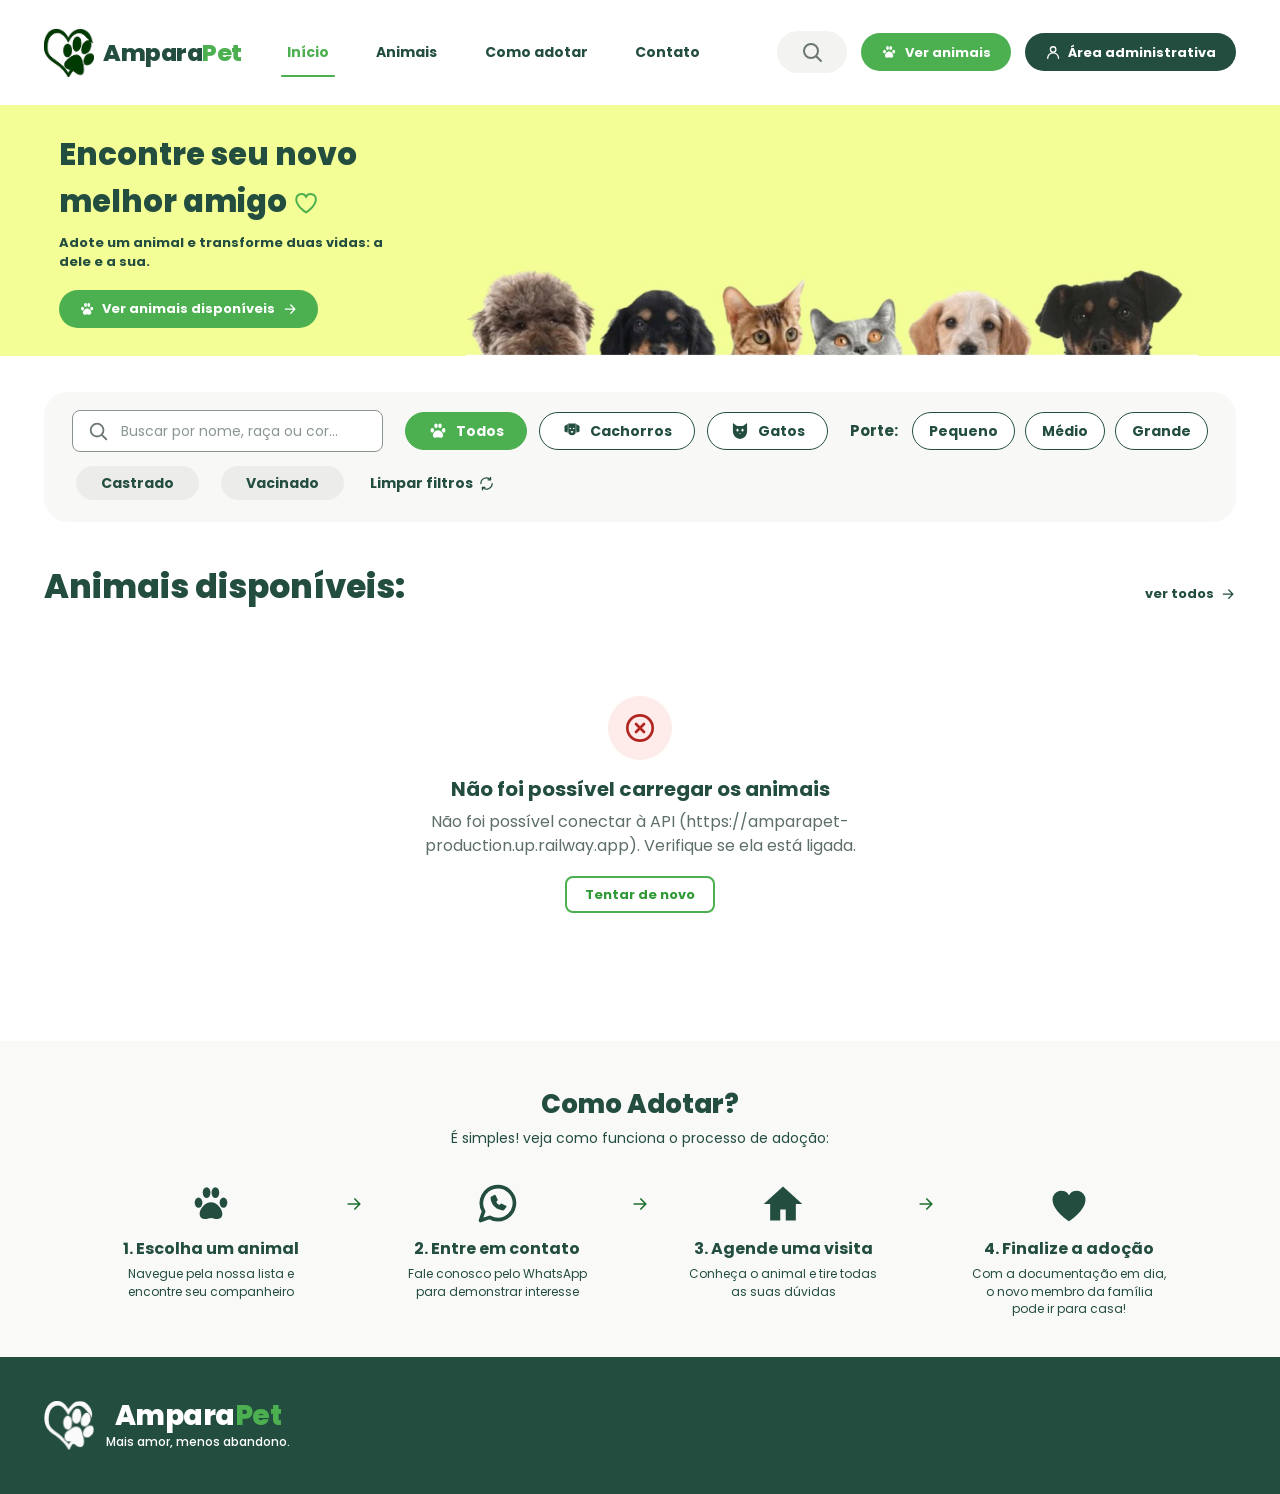
<file: frontend/index.html>
<!doctype html>
<html lang="pt-BR">
<head>
  <meta charset="utf-8">
  <meta name="viewport" content="width=device-width, initial-scale=1">
  <title>AmparaPet — Encontre seu novo melhor amigo</title>
  <meta name="description" content="Adote um animal e transforme duas vidas: a dele e a sua. Conheça os cães e gatos do Abrigo Toca de Assis.">
  <link rel="icon" href="assets/img/favicon.svg" type="image/svg+xml">
  <link rel="stylesheet" href="css/base.css">
  <link rel="stylesheet" href="css/site.css">
  <script src="js/aviso-servidor-local.js"></script>
</head>
<body class="site">
  <a class="pular-para-conteudo" href="#conteudo">Ir para o conteúdo</a>
  <header id="cabecalho"></header>
  <main id="conteudo" tabindex="-1">
    <section class="hero" aria-labelledby="hero-titulo">
      <div class="hero__texto">
        <h1 id="hero-titulo">Encontre seu novo melhor amigo <span class="hero__coracao" aria-hidden="true"></span></h1>
        <p>Adote um animal e transforme duas vidas: a dele e a sua.</p>
        <a class="btn btn--verde btn--p" href="#animais" id="hero-cta"></a>
      </div>
      <img class="hero__imagem" src="assets/img/hero-animais.jpg" alt="Cães e gatos esperando um lar">
    </section>

    <section class="secao secao--catalogo" id="animais" aria-label="Animais disponíveis">
      <div class="container" id="catalogo"></div>
    </section>

    <section class="como" aria-labelledby="como-titulo">
      <div class="container">
        <h2 id="como-titulo">Como Adotar?</h2>
        <p class="como__sub">É simples! veja como funciona o processo de adoção:</p>
        <ol class="como__passos" id="como-passos"></ol>
      </div>
    </section>
  </main>
  <footer id="rodape"></footer>
  <script type="module" src="js/pages/index.js"></script>
</body>
</html>
</file>
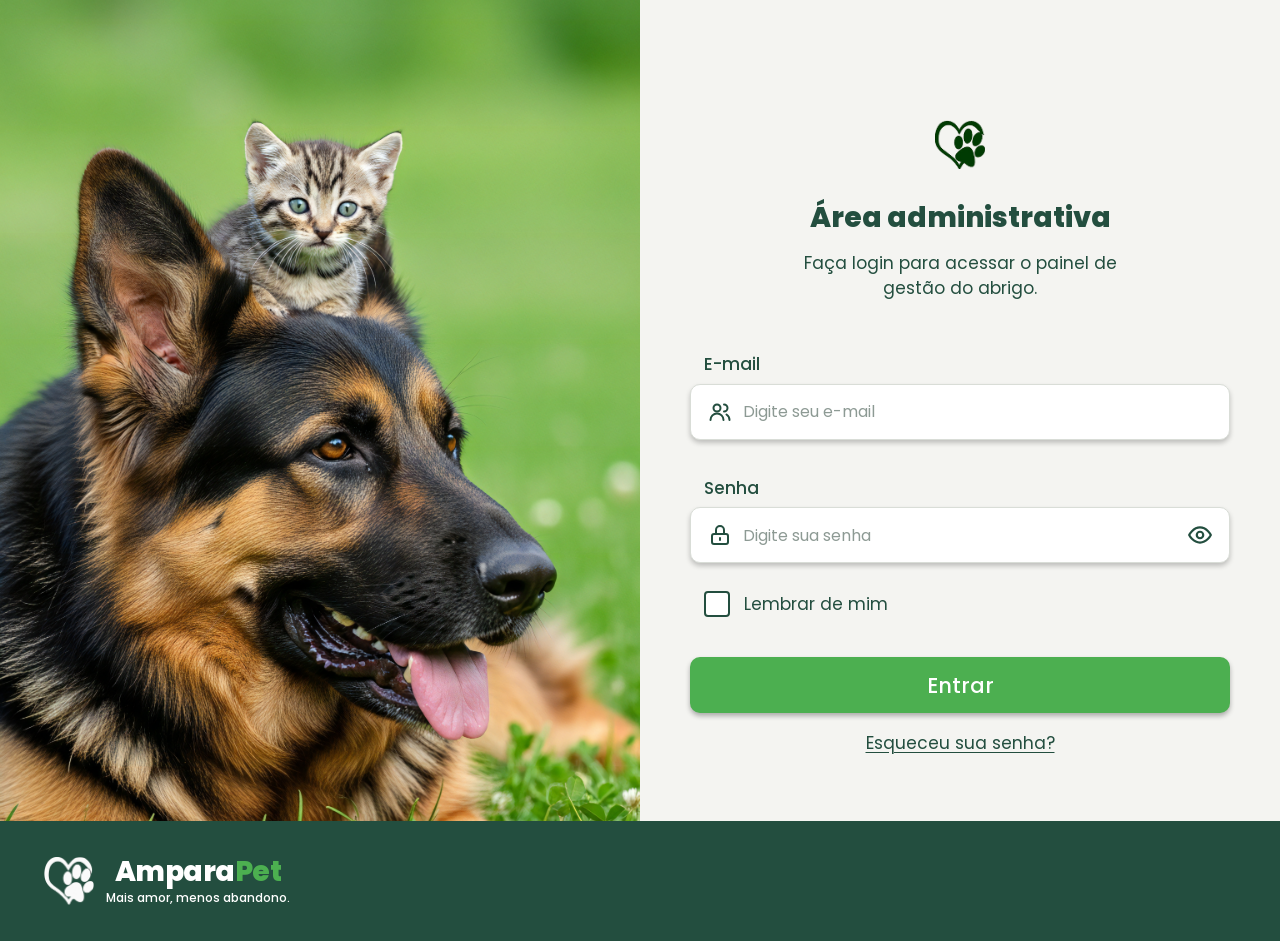
<file: frontend/admin/index.html>
<!doctype html>
<html lang="pt-BR">
<head>
  <meta charset="utf-8">
  <meta name="viewport" content="width=device-width, initial-scale=1">
  <title>Dashboard — AmparaPet Admin</title>
  <meta name="robots" content="noindex">
  <link rel="icon" href="../assets/img/favicon.svg" type="image/svg+xml">
  <link rel="stylesheet" href="../css/base.css">
  <link rel="stylesheet" href="../css/admin.css">
  <script src="../js/aviso-servidor-local.js"></script>
</head>
<body>
  <script type="module" src="../js/pages/admin-dashboard.js"></script>
</body>
</html>
</file>
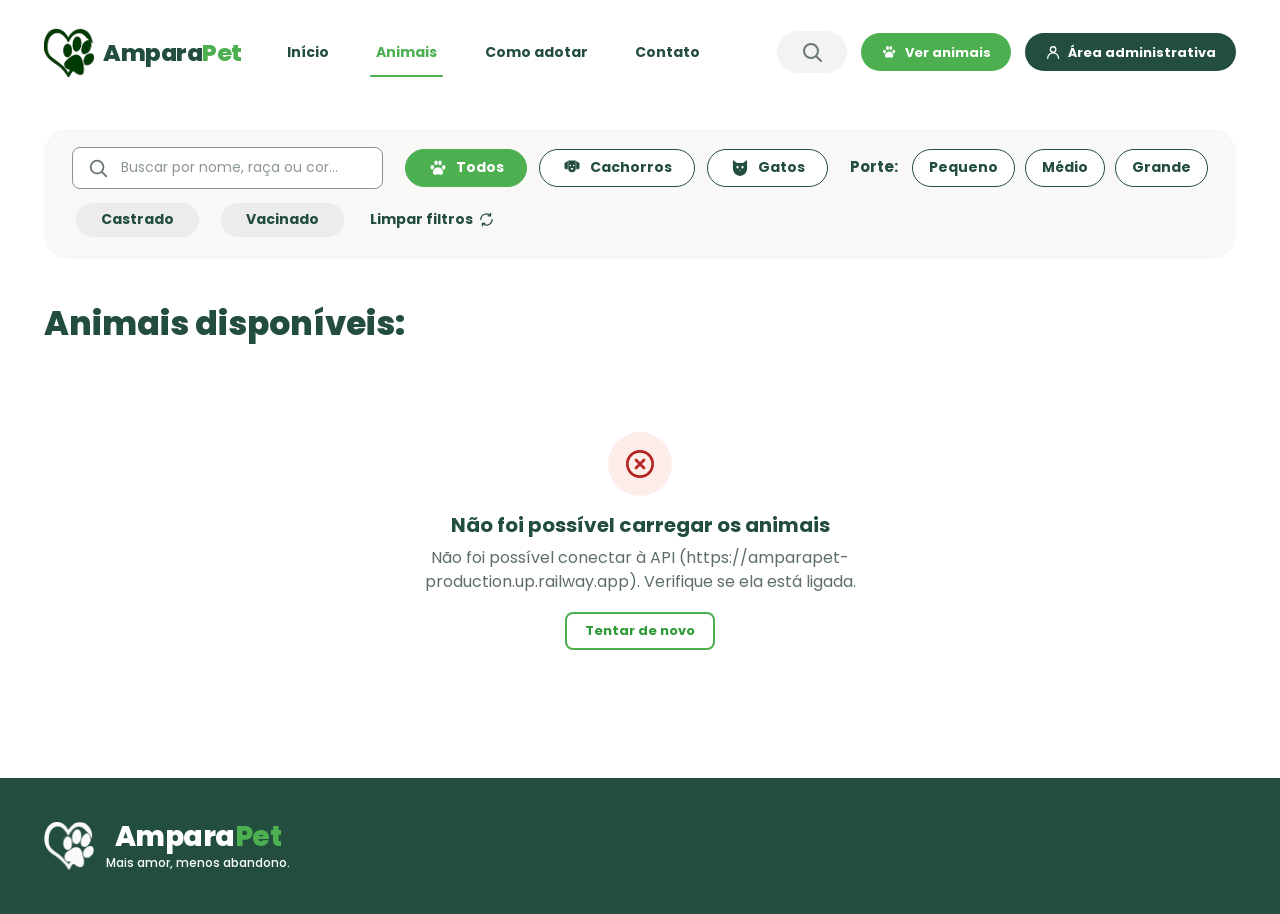
<file: frontend/animais.html>
<!doctype html>
<html lang="pt-BR">
<head>
  <meta charset="utf-8">
  <meta name="viewport" content="width=device-width, initial-scale=1">
  <title>Animais para adoção — AmparaPet</title>
  <meta name="description" content="Veja todos os cães e gatos disponíveis para adoção e filtre por espécie, porte e saúde.">
  <link rel="icon" href="assets/img/favicon.svg" type="image/svg+xml">
  <link rel="stylesheet" href="css/base.css">
  <link rel="stylesheet" href="css/site.css">
  <script src="js/aviso-servidor-local.js"></script>
</head>
<body class="site">
  <a class="pular-para-conteudo" href="#conteudo">Ir para o conteúdo</a>
  <header id="cabecalho"></header>
  <main id="conteudo" tabindex="-1">
    <section class="secao secao--catalogo secao--pagina">
      <div class="container" id="catalogo"></div>
    </section>
  </main>
  <footer id="rodape"></footer>
  <script type="module" src="js/pages/animais.js"></script>
</body>
</html>
</file>
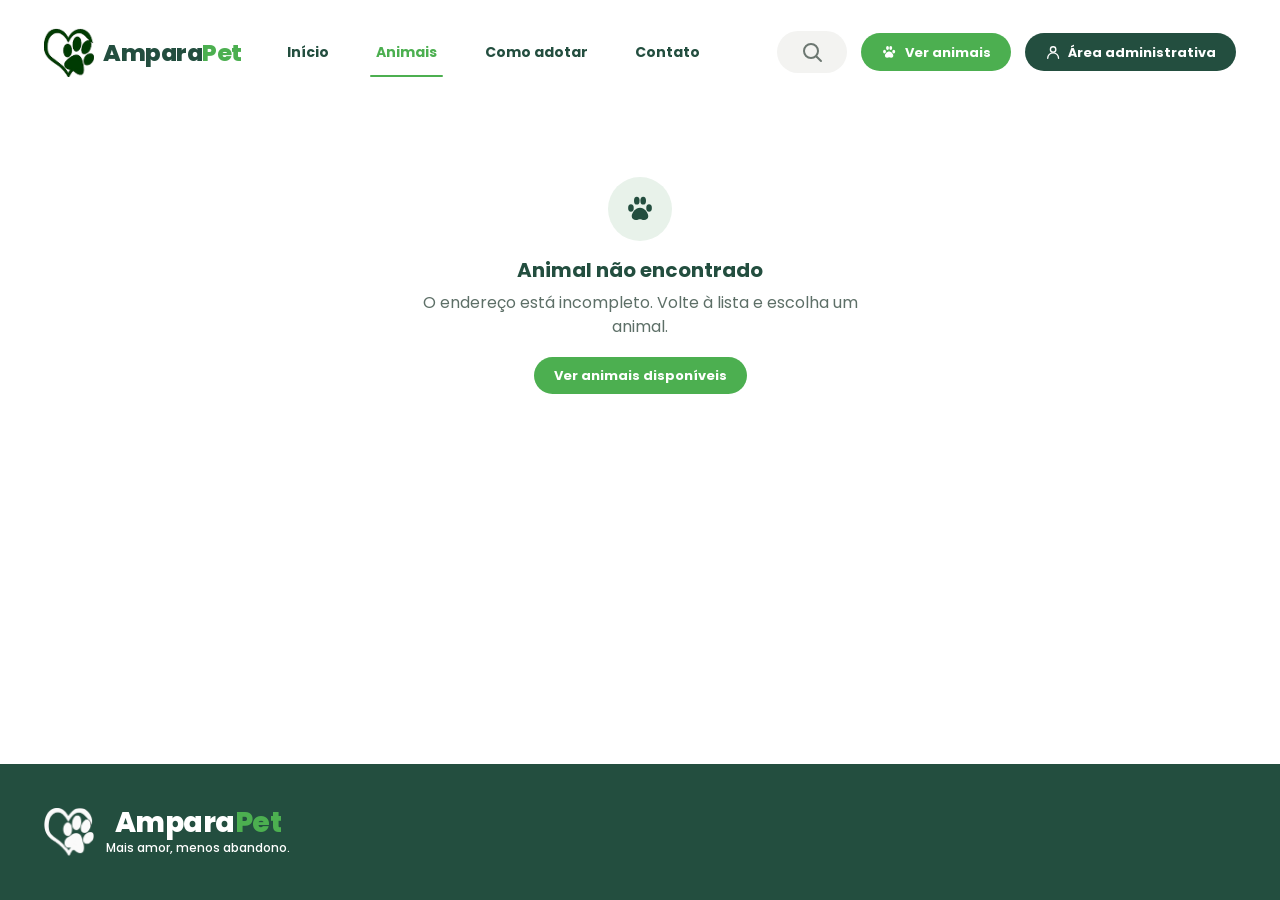
<file: frontend/animal.html>
<!doctype html>
<html lang="pt-BR">
<head>
  <meta charset="utf-8">
  <meta name="viewport" content="width=device-width, initial-scale=1">
  <title>Animal — AmparaPet</title>
  <link rel="icon" href="assets/img/favicon.svg" type="image/svg+xml">
  <link rel="stylesheet" href="css/base.css">
  <link rel="stylesheet" href="css/site.css">
  <script src="js/aviso-servidor-local.js"></script>
</head>
<body class="site">
  <a class="pular-para-conteudo" href="#conteudo">Ir para o conteúdo</a>
  <header id="cabecalho"></header>
  <main id="conteudo" tabindex="-1">
    <section class="secao secao--pagina">
      <div class="container" id="detalhe" aria-live="polite" aria-busy="true"></div>
    </section>
  </main>
  <footer id="rodape"></footer>
  <script type="module" src="js/pages/animal.js"></script>
</body>
</html>
</file>
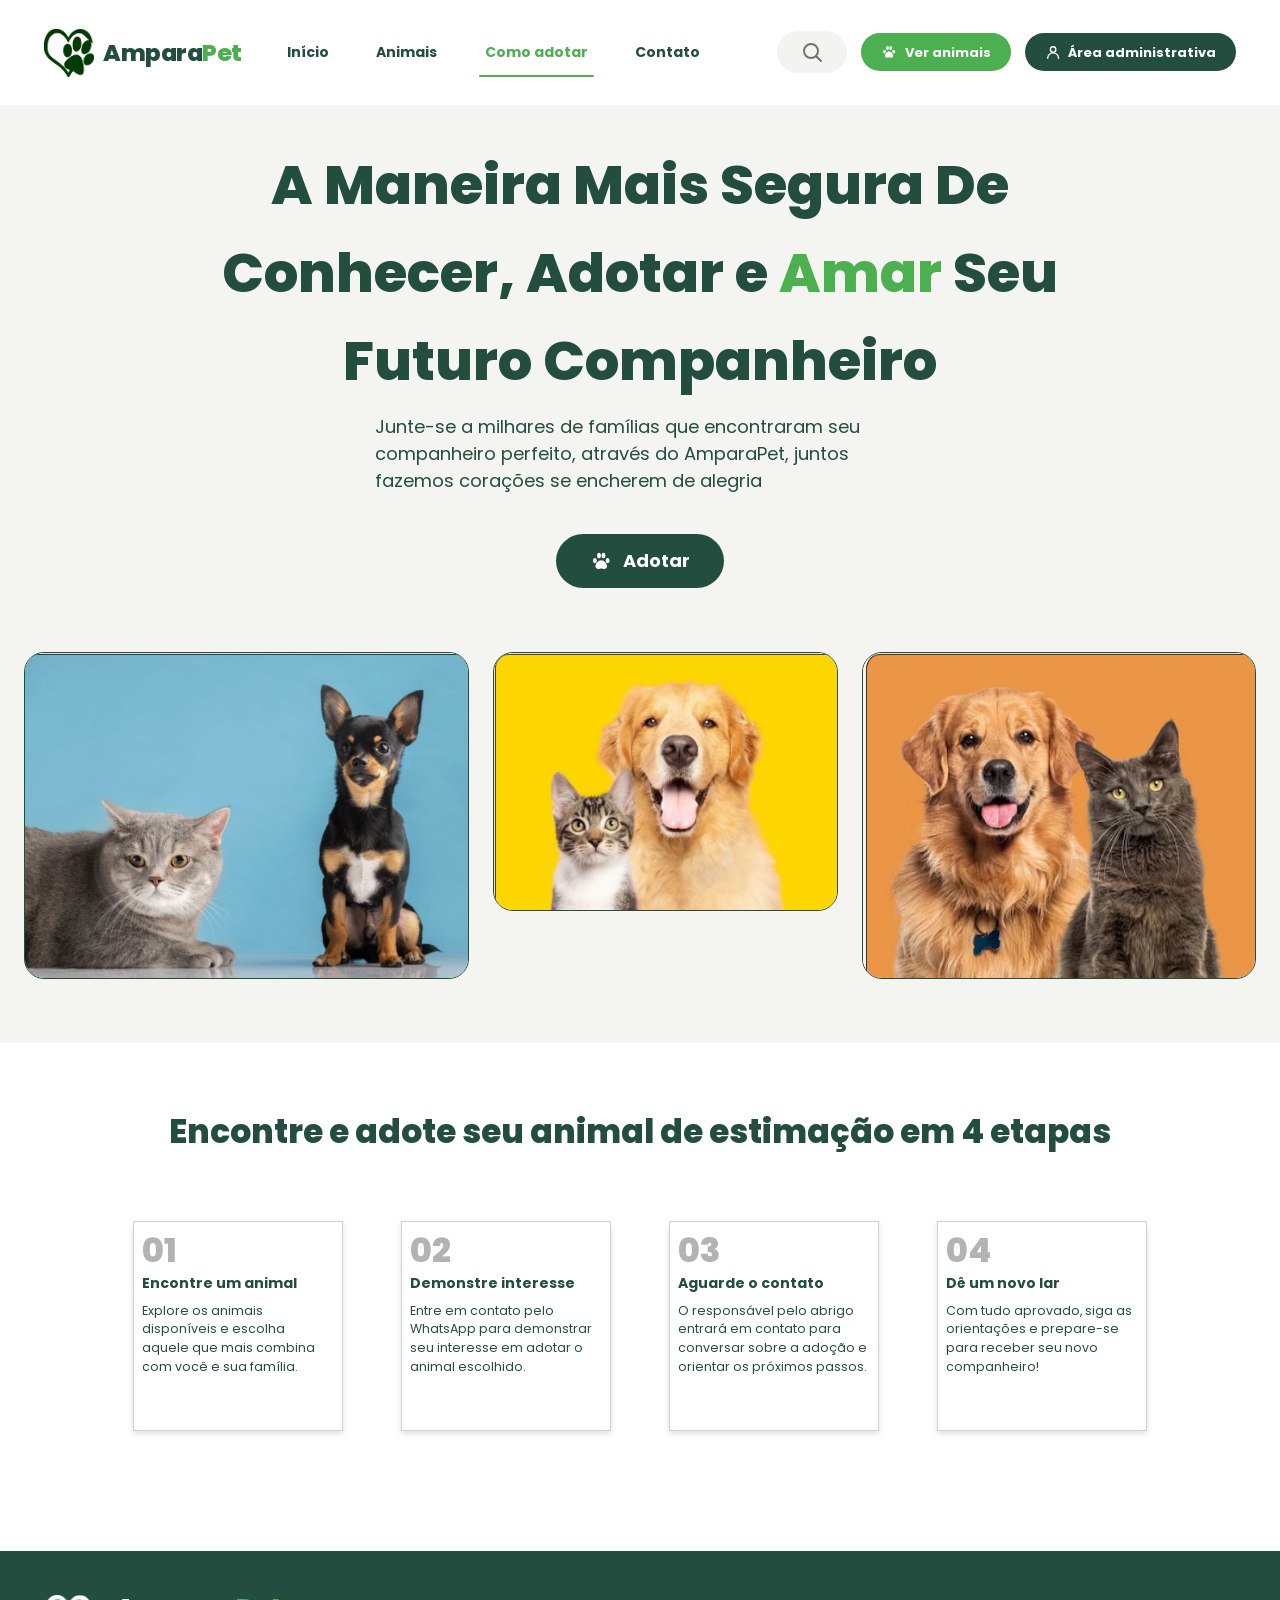
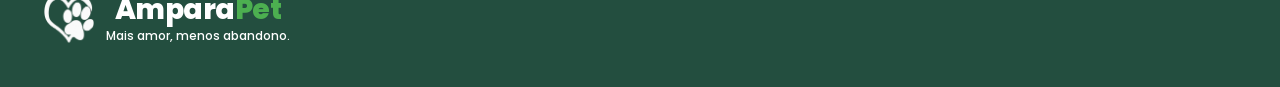
<file: frontend/como-adotar.html>
<!doctype html>
<html lang="pt-BR">
<head>
  <meta charset="utf-8">
  <meta name="viewport" content="width=device-width, initial-scale=1">
  <title>Como adotar — AmparaPet</title>
  <meta name="description" content="Veja em 4 etapas como adotar um animal do Abrigo Toca de Assis com responsabilidade.">
  <link rel="icon" href="assets/img/favicon.svg" type="image/svg+xml">
  <link rel="stylesheet" href="css/base.css">
  <link rel="stylesheet" href="css/site.css">
  <script src="js/aviso-servidor-local.js"></script>
</head>
<body class="site">
  <a class="pular-para-conteudo" href="#conteudo">Ir para o conteúdo</a>
  <header id="cabecalho"></header>
  <main id="conteudo" tabindex="-1">
    <section class="adotar-hero" aria-labelledby="adotar-titulo">
      <h1 id="adotar-titulo">A Maneira Mais Segura De Conhecer, Adotar e <span>Amar</span> Seu Futuro Companheiro</h1>
      <p>Junte-se a milhares de famílias que encontraram seu companheiro perfeito, através do AmparaPet, juntos fazemos corações se encherem de alegria</p>
      <a class="btn btn--escuro" href="animais.html" id="adotar-cta"></a>
      <div class="adotar-fotos">
        <img src="assets/img/adotar-1.jpg" alt="Um gato cinza e um cão preto sentados lado a lado" loading="lazy">
        <img src="assets/img/adotar-2.jpg" alt="Um gato e um cachorro dourado sorrindo" loading="lazy">
        <img src="assets/img/adotar-3.jpg" alt="Um cachorro dourado e um gato cinza" loading="lazy">
      </div>
    </section>

    <section class="etapas" aria-labelledby="etapas-titulo">
      <div class="container">
        <h2 id="etapas-titulo">Encontre e adote seu animal de estimação em 4 etapas</h2>
        <ol class="etapas__lista">
          <li class="etapa"><span class="etapa__numero">01</span><h3>Encontre um animal</h3><p>Explore os animais disponíveis e escolha aquele que mais combina com você e sua família.</p></li>
          <li class="etapa"><span class="etapa__numero">02</span><h3>Demonstre interesse</h3><p>Entre em contato pelo WhatsApp para demonstrar seu interesse em adotar o animal escolhido.</p></li>
          <li class="etapa"><span class="etapa__numero">03</span><h3>Aguarde o contato</h3><p>O responsável pelo abrigo entrará em contato para conversar sobre a adoção e orientar os próximos passos.</p></li>
          <li class="etapa"><span class="etapa__numero">04</span><h3>Dê um novo lar</h3><p>Com tudo aprovado, siga as orientações e prepare-se para receber seu novo companheiro!</p></li>
        </ol>
      </div>
    </section>
  </main>
  <footer id="rodape"></footer>
  <script type="module" src="js/pages/como-adotar.js"></script>
</body>
</html>
</file>
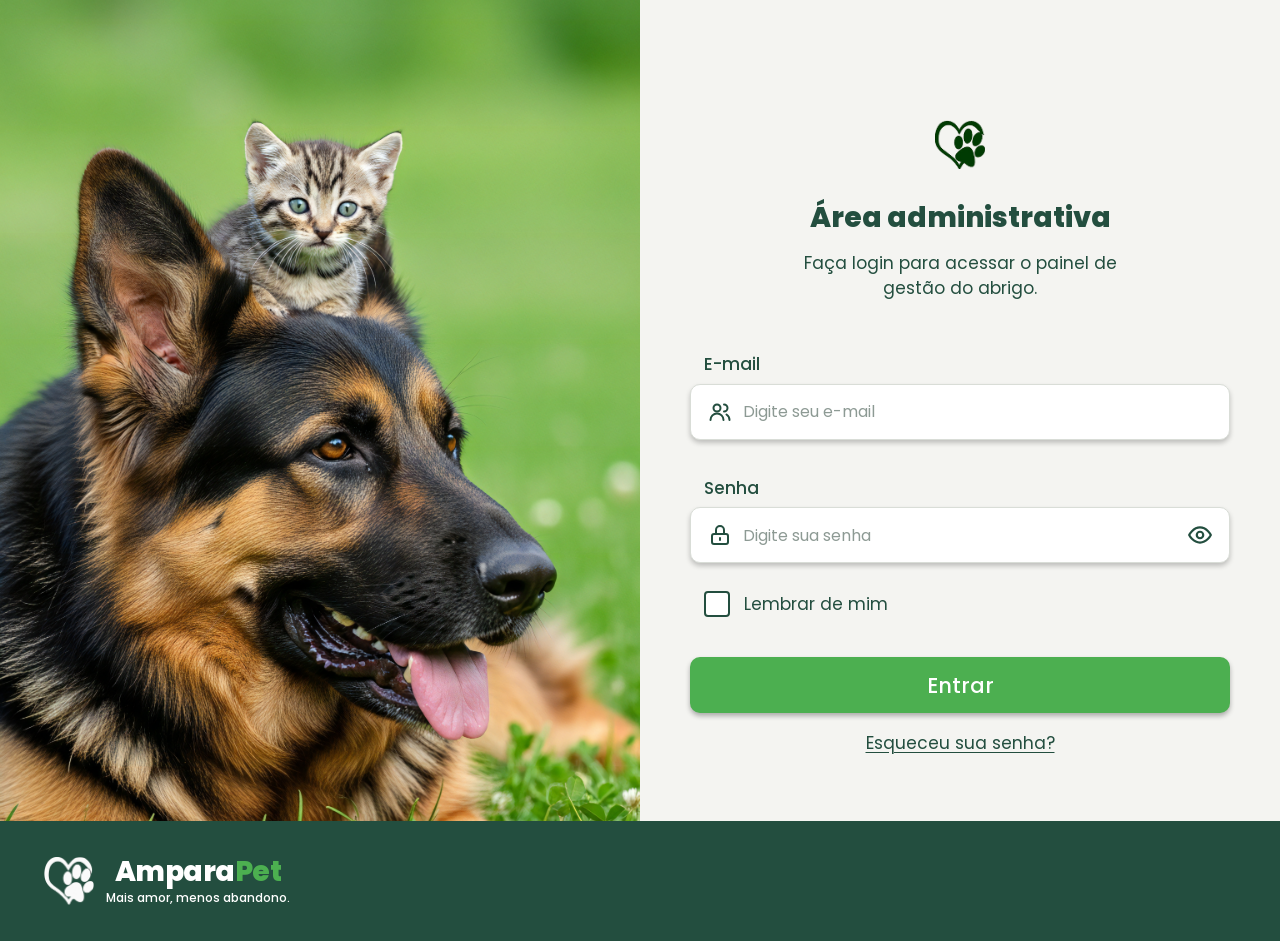
<file: frontend/admin/animais.html>
<!doctype html>
<html lang="pt-BR">
<head>
  <meta charset="utf-8">
  <meta name="viewport" content="width=device-width, initial-scale=1">
  <title>Animais — AmparaPet Admin</title>
  <meta name="robots" content="noindex">
  <link rel="icon" href="../assets/img/favicon.svg" type="image/svg+xml">
  <link rel="stylesheet" href="../css/base.css">
  <link rel="stylesheet" href="../css/admin.css">
  <script src="../js/aviso-servidor-local.js"></script>
</head>
<body>
  <script type="module" src="../js/pages/admin-animais.js"></script>
</body>
</html>
</file>
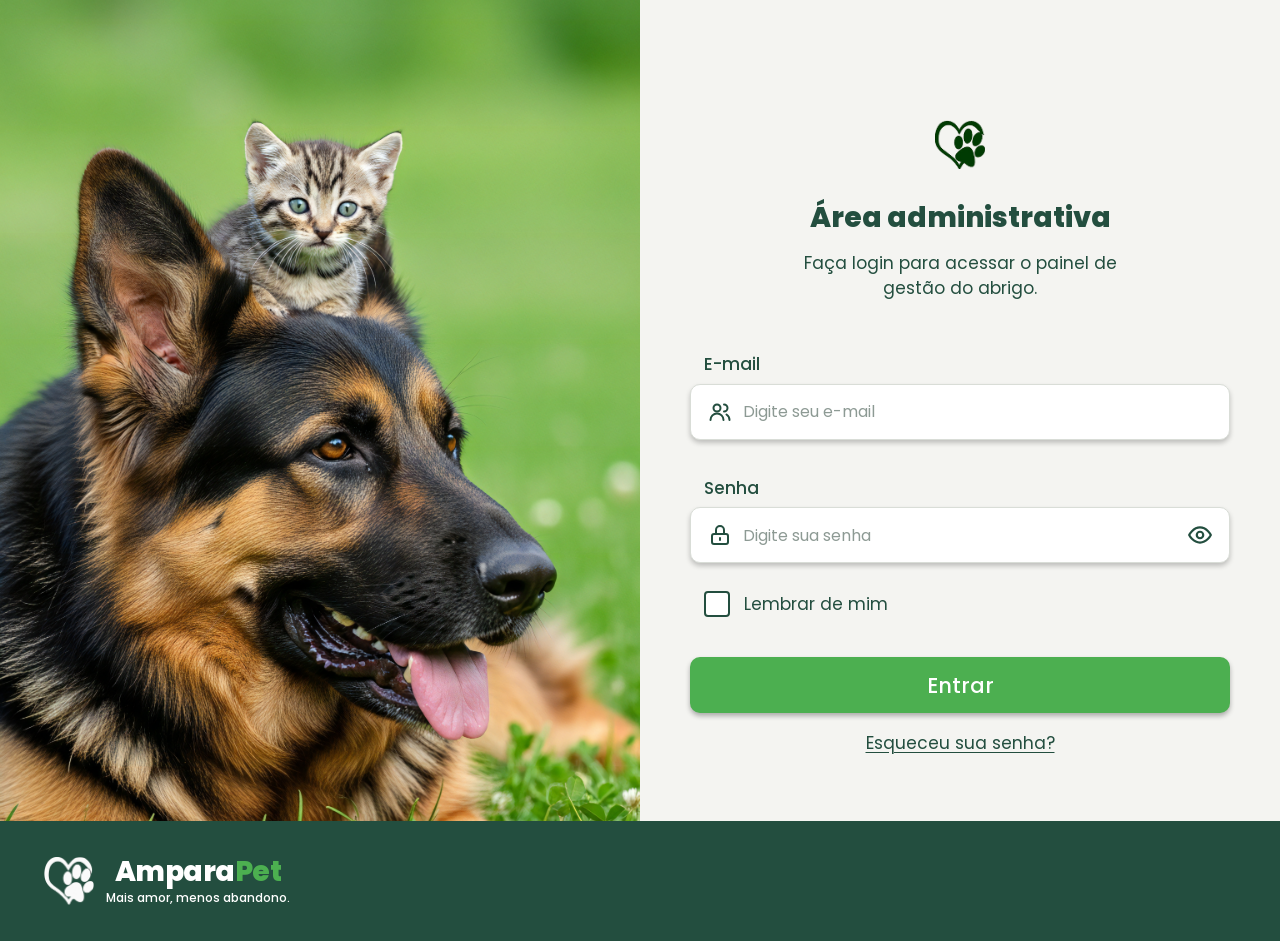
<file: frontend/admin/animal.html>
<!doctype html>
<html lang="pt-BR">
<head>
  <meta charset="utf-8">
  <meta name="viewport" content="width=device-width, initial-scale=1">
  <title>Animal — AmparaPet Admin</title>
  <meta name="robots" content="noindex">
  <link rel="icon" href="../assets/img/favicon.svg" type="image/svg+xml">
  <link rel="stylesheet" href="../css/base.css">
  <link rel="stylesheet" href="../css/admin.css">
  <script src="../js/aviso-servidor-local.js"></script>
</head>
<body>
  <script type="module" src="../js/pages/admin-animal.js"></script>
</body>
</html>
</file>
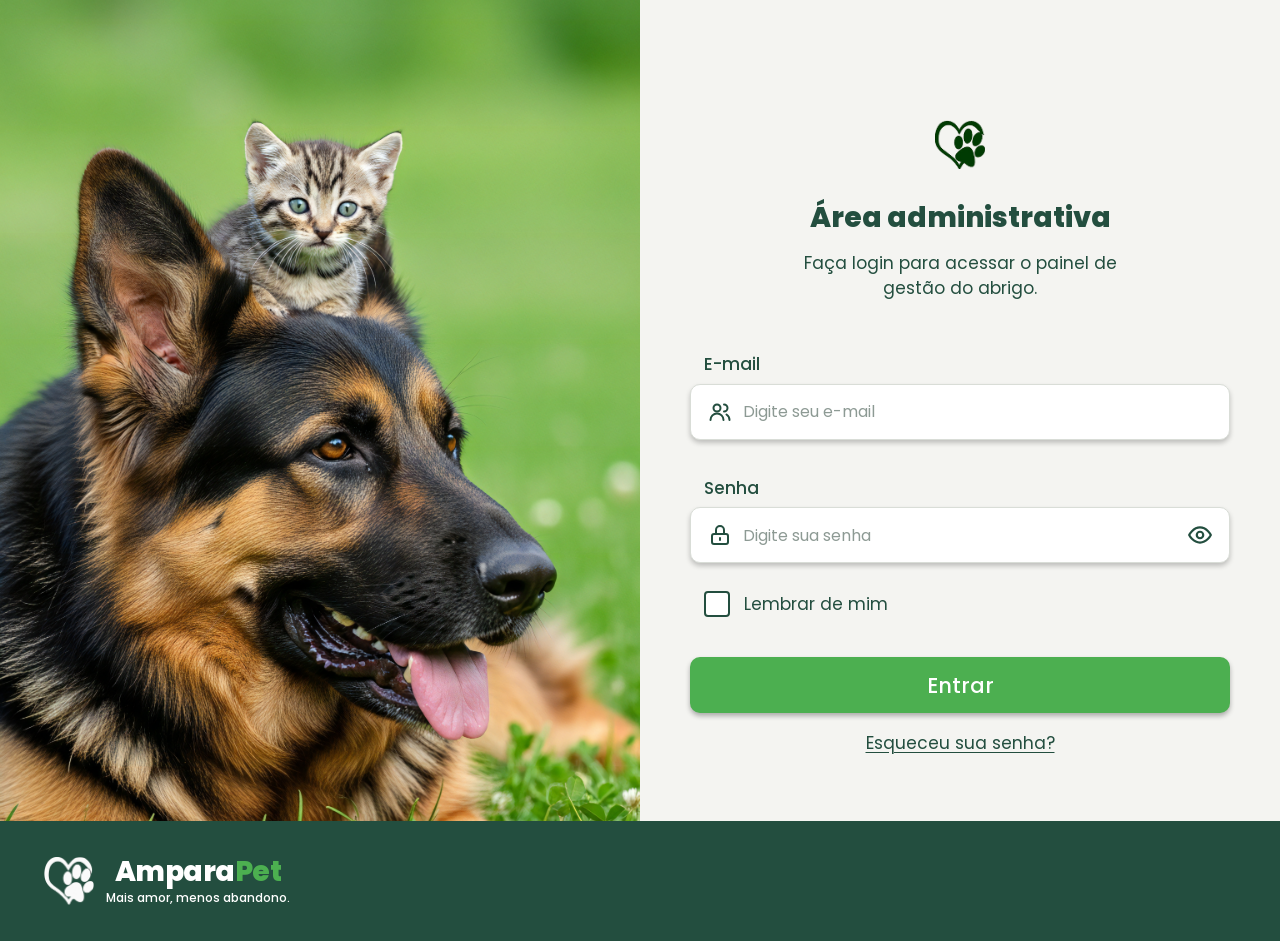
<file: frontend/admin/configuracoes.html>
<!doctype html>
<html lang="pt-BR">
<head>
  <meta charset="utf-8">
  <meta name="viewport" content="width=device-width, initial-scale=1">
  <title>Configurações — AmparaPet Admin</title>
  <meta name="robots" content="noindex">
  <link rel="icon" href="../assets/img/favicon.svg" type="image/svg+xml">
  <link rel="stylesheet" href="../css/base.css">
  <link rel="stylesheet" href="../css/admin.css">
  <script src="../js/aviso-servidor-local.js"></script>
</head>
<body>
  <script type="module" src="../js/pages/admin-configuracoes.js"></script>
</body>
</html>
</file>
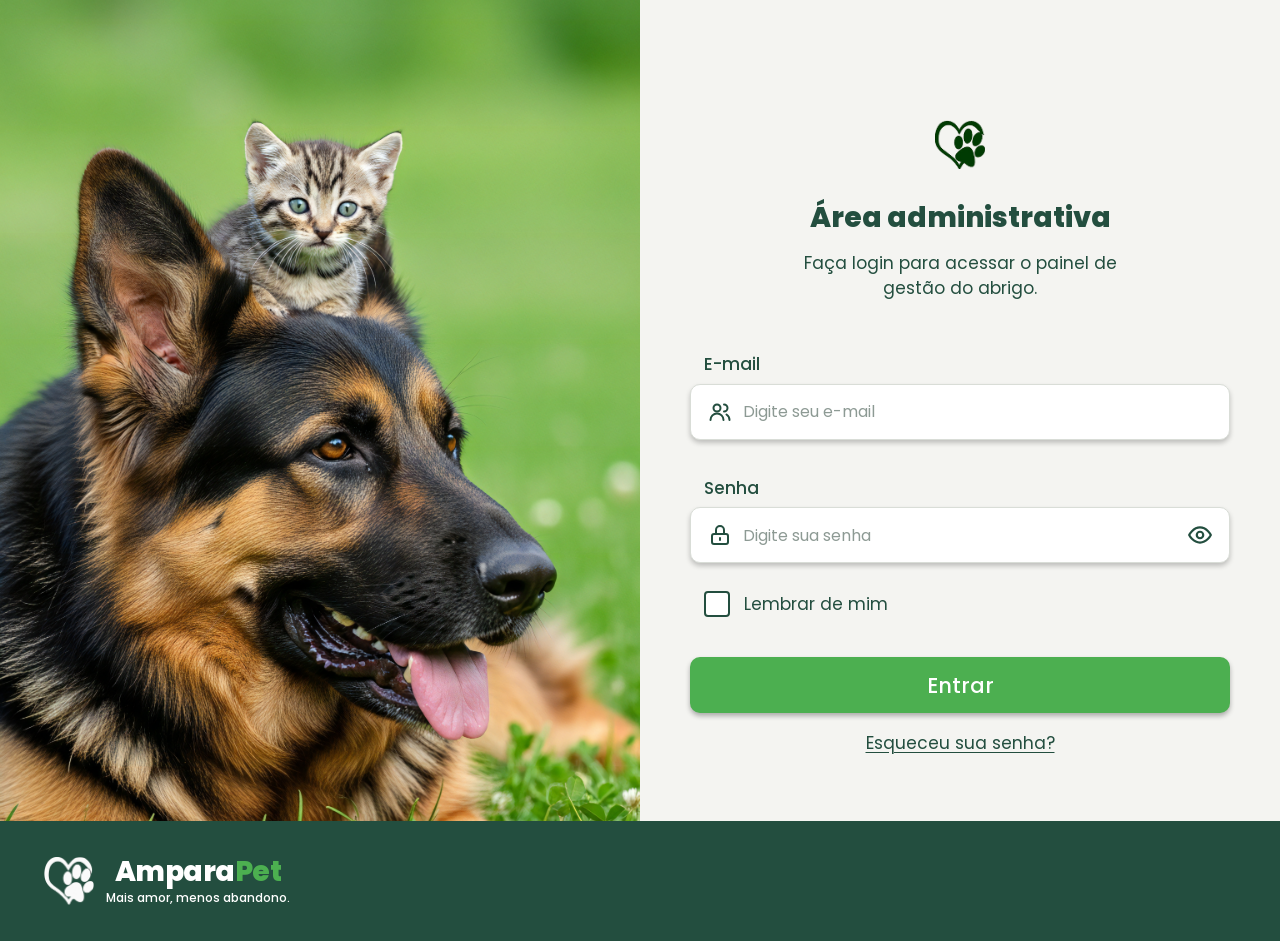
<file: frontend/admin/login.html>
<!doctype html>
<html lang="pt-BR">
<head>
  <meta charset="utf-8">
  <meta name="viewport" content="width=device-width, initial-scale=1">
  <title>Área administrativa — AmparaPet</title>
  <meta name="robots" content="noindex">
  <link rel="icon" href="../assets/img/favicon.svg" type="image/svg+xml">
  <link rel="stylesheet" href="../css/base.css">
  <link rel="stylesheet" href="../css/admin.css">
  <script src="../js/aviso-servidor-local.js"></script>
</head>
<body class="login">
  <div class="login__corpo">
    <div class="login__foto" role="img" aria-label="Um filhote de gato sobre a cabeça de um pastor alemão"></div>
    <main class="login__painel" id="conteudo">
      <div class="login__caixa">
        <a class="login__logo" href="../index.html" aria-label="AmparaPet — voltar ao site"></a>
        <h1>Área administrativa</h1>
        <p class="login__sub">Faça login para acessar o painel de gestão do abrigo.</p>

        <form id="form-login" novalidate>
          <div class="campo campo--icone" id="campo-email">
            <label for="email">E-mail</label>
            <div class="campo__entrada"><span class="campo__icone" id="ic-email"></span>
              <input type="email" id="email" name="email" placeholder="Digite seu e-mail" autocomplete="username" required></div>
          </div>
          <div class="campo campo--icone" id="campo-senha">
            <label for="senha">Senha</label>
            <div class="campo__entrada"><span class="campo__icone" id="ic-senha"></span>
              <input type="password" id="senha" name="senha" placeholder="Digite sua senha" autocomplete="current-password" required>
              <button type="button" class="campo__olho" id="btn-olho" aria-label="Mostrar senha" aria-pressed="false"></button></div>
          </div>
          <label class="login__lembrar"><input type="checkbox" id="lembrar"><span>Lembrar de mim</span></label>
          <p class="login__erro" id="erro-login" role="alert" hidden></p>
          <button type="submit" class="login__entrar" id="btn-entrar">Entrar</button>
          <button type="button" class="login__esqueceu" id="btn-esqueceu" aria-expanded="false" aria-controls="dica-senha">Esqueceu sua senha?</button>
          <p class="login__dica" id="dica-senha" hidden>A recuperação por e-mail não está disponível. Peça a outro administrador para redefinir a sua senha em Configurações, ou entre em contato com quem mantém o sistema.</p>
        </form>
      </div>
    </main>
  </div>
  <footer id="rodape"></footer>
  <script type="module" src="../js/pages/admin-login.js"></script>
</body>
</html>
</file>
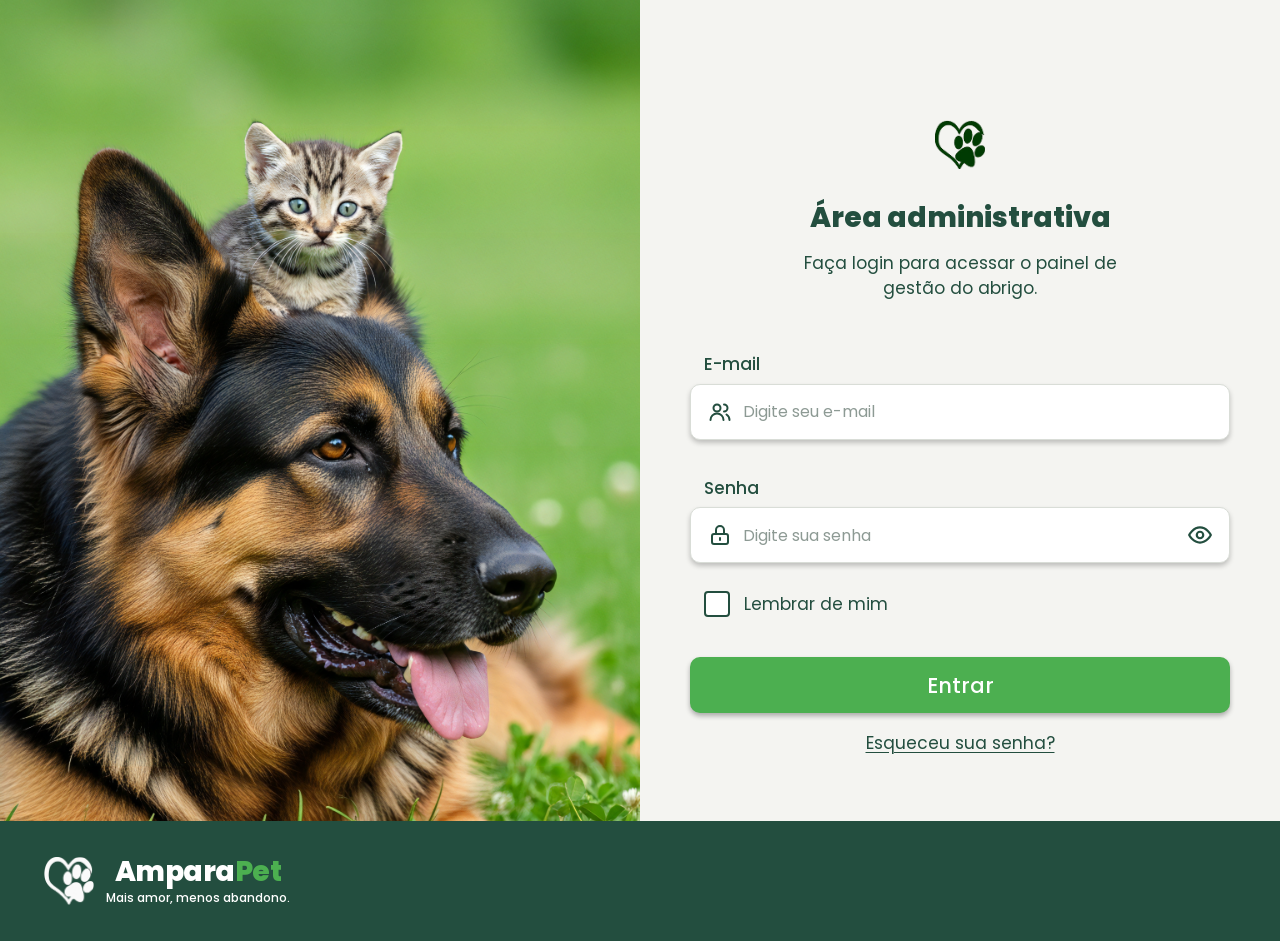
<file: frontend/admin/relatorios.html>
<!doctype html>
<html lang="pt-BR">
<head>
  <meta charset="utf-8">
  <meta name="viewport" content="width=device-width, initial-scale=1">
  <title>Relatórios — AmparaPet Admin</title>
  <meta name="robots" content="noindex">
  <link rel="icon" href="../assets/img/favicon.svg" type="image/svg+xml">
  <link rel="stylesheet" href="../css/base.css">
  <link rel="stylesheet" href="../css/admin.css">
  <script src="../js/aviso-servidor-local.js"></script>
</head>
<body>
  <script type="module" src="../js/pages/admin-relatorios.js"></script>
</body>
</html>
</file>
<file: frontend/css/base.css>
/* ==========================================================================
   AmparaPet — base compartilhada (site público e área administrativa)
   Fonte, variáveis, reset, logotipo e marca, botões, avisos, modal, estados vazios,
   campos de formulário, rodapé e paginação.
   Carregue sempre antes de site.css ou admin.css.
   ========================================================================== */

@font-face { font-family: "Poppins"; font-weight: 400; font-style: normal; font-display: swap; src: url("../assets/fonts/poppins-400.ttf") format("truetype"); }
@font-face { font-family: "Poppins"; font-weight: 500; font-style: normal; font-display: swap; src: url("../assets/fonts/poppins-500.ttf") format("truetype"); }
@font-face { font-family: "Poppins"; font-weight: 600; font-style: normal; font-display: swap; src: url("../assets/fonts/poppins-600.ttf") format("truetype"); }
@font-face { font-family: "Poppins"; font-weight: 700; font-style: normal; font-display: swap; src: url("../assets/fonts/poppins-700.ttf") format("truetype"); }
@font-face { font-family: "Poppins"; font-weight: 800; font-style: normal; font-display: swap; src: url("../assets/fonts/poppins-800.ttf") format("truetype"); }

:root {
  --verde-escuro: #234e3f;   /* navegação administrativa, rodapé, títulos */
  --verde: #4caf50;          /* botões de ação e destaques */
  --verde-acao: #2e7d32;     /* botões do painel */
  --verde-claro: #e8f2ea;
  --amarelo: #f3fe96;        /* faixa de destaque da home */
  --fundo: #f4f4f1;
  --fundo-suave: #f9f9f8;
  --branco: #fff;
  --texto: #234e3f;
  --texto-suave: #5d6f67;
  --borda: #e1e5df;
  --erro: #b3261e;
  --erro-fundo: #fdecea;
  --sombra: 0 2px 10px rgba(35, 78, 63, .12);
  --sombra-forte: 0 8px 28px rgba(35, 78, 63, .16);
  --fonte: "Poppins", system-ui, -apple-system, "Segoe UI", Roboto, Arial, sans-serif;
}

*, *::before, *::after { box-sizing: border-box; }
html { -webkit-text-size-adjust: 100%; scroll-behavior: smooth; }
body { margin: 0; font-family: var(--fonte); color: var(--texto); background: var(--branco); line-height: 1.5; -webkit-font-smoothing: antialiased; }
img { max-width: 100%; display: block; }
h1, h2, h3, h4, p { margin-top: 0; }
a { color: inherit; }
button, input, select, textarea { font: inherit; color: inherit; }
button { cursor: pointer; }
button:disabled { cursor: not-allowed; }
ul, ol { padding: 0; margin: 0; list-style: none; }

/* !important intencional: o atributo hidden precisa vencer o display de qualquer componente. */
[hidden] { display: none !important; }
:focus-visible { outline: 3px solid #1b6ef3; outline-offset: 2px; }
.sem-rolagem { overflow: hidden; }

.sr-only { position: absolute; width: 1px; height: 1px; margin: -1px; padding: 0; overflow: hidden; clip: rect(0 0 0 0); white-space: nowrap; border: 0; }
.pular-para-conteudo { position: fixed; left: 12px; top: -60px; z-index: 1000; padding: 10px 16px; background: var(--verde-escuro); color: #fff; border-radius: 8px; text-decoration: none; transition: top .15s; }
.pular-para-conteudo:focus { top: 12px; }

/* Largura e margens laterais do conteúdo. O interior do rodapé também usa esta classe; as margens menores
   do celular estão no bloco responsivo, no fim do arquivo. */
.container { width: 100%; max-width: 1240px; margin-inline: auto; padding-inline: 24px; }

.icone { width: 1.25em; height: 1.25em; flex: none; vertical-align: -.2em; }

/* ---------- Logotipo e marca ---------- */
.logo__imagem { display: block; width: 50px; height: auto; object-fit: contain; }

/* Marca (ícone + nome) da navbar pública e da barra lateral do admin.
   Os seletores ficam restritos a esses dois contêineres porque .logo__texto também é usado
   pelo slogan do rodapé. Cada contexto define o tamanho com --marca-icone e --marca-texto. */
.cabecalho__logo, .lateral__logo { display: flex; align-items: center; gap: calc(var(--marca-texto) * .4); min-width: 0; text-decoration: none; }
.cabecalho__logo > .logo, .lateral__logo > .logo { display: block; flex: none; line-height: 0; }
.cabecalho__logo .logo__imagem, .lateral__logo .logo__imagem { width: var(--marca-icone); height: auto; }
.cabecalho__logo .logo__texto, .lateral__logo .logo__texto { display: inline-flex; align-items: baseline; min-width: 0; font-size: var(--marca-texto); font-weight: 800; line-height: 1; letter-spacing: -.02em; white-space: nowrap; }
.cabecalho__logo .logo__pet, .lateral__logo .logo__pet { color: var(--verde); }

/* ---------- Botões ---------- */
.btn { display: inline-flex; align-items: center; justify-content: center; gap: 10px; padding: 14px 32px; border: 2px solid transparent; border-radius: 999px; font-weight: 700; font-size: 18px; line-height: 1.2; text-decoration: none; cursor: pointer; transition: background .15s, color .15s, border-color .15s, transform .1s, box-shadow .15s; }
.btn:active:not(:disabled) { transform: translateY(1px); }
.btn:disabled { opacity: .6; }
.btn--p { padding: 9px 18px; font-size: 13px; gap: 7px; }
.btn--verde { background: var(--verde); color: #fff; }
.btn--verde:hover:not(:disabled) { background: #3f9a43; }
.btn--escuro { background: var(--verde-escuro); color: #fff; }
.btn--escuro:hover:not(:disabled) { background: #17382d; }
.btn--acao { background: var(--verde-acao); color: #fff; border-radius: 14px; }
.btn--acao:hover:not(:disabled) { background: #256528; }
.btn--contorno { background: #fff; color: var(--verde-acao); border-color: var(--verde-acao); border-radius: 14px; }
.btn--contorno:hover:not(:disabled) { background: var(--verde-claro); }
.btn--contorno-verde { background: #fff; color: #2f9a36; border-color: var(--verde); border-radius: 8px; }
.btn--contorno-verde:hover:not(:disabled) { background: var(--verde); color: #fff; }

/* ---------- Etiquetas de status (tabelas) ---------- */
.etiqueta { display: inline-block; padding: 5px 20px; border-radius: 999px; font-weight: 500; font-size: 15px; line-height: 1.3; white-space: nowrap; }
.etiqueta--disponivel { background: #7bad7d; color: #17392d; }
.etiqueta--processo { background: #ffbb7e; color: #6b3300; }
.etiqueta--adotado { background: #ff8184; color: #6b0d10; }

/* ---------- Avisos (toast) ---------- */
.avisos { position: fixed; z-index: 1200; top: 16px; right: 16px; display: flex; flex-direction: column; gap: 10px; width: min(380px, calc(100vw - 32px)); }
.aviso { display: flex; align-items: flex-start; gap: 10px; padding: 12px 14px; border-radius: 14px; background: #fff; border: 1px solid var(--borda); box-shadow: var(--sombra-forte); font-size: 14px; animation: aviso-entra .2s ease-out; }
.aviso > span { flex: 1; overflow-wrap: anywhere; }
.aviso--sucesso { border-left: 6px solid var(--verde); }
.aviso--sucesso > .icone { color: var(--verde-acao); }
.aviso--erro { border-left: 6px solid var(--erro); background: var(--erro-fundo); color: #5f1511; }
.aviso--erro > .icone { color: var(--erro); }
.aviso__fechar { background: none; border: 0; padding: 2px; border-radius: 6px; color: inherit; opacity: .7; }
.aviso__fechar:hover { opacity: 1; }
@keyframes aviso-entra { from { opacity: 0; transform: translateY(-8px); } }

/* ---------- Modal (3.png) ---------- */
.modal-fundo { position: fixed; inset: 0; z-index: 1100; display: grid; place-items: center; padding: 16px; background: rgba(0, 0, 0, .5); animation: modal-fundo .15s ease-out; }
.modal { position: relative; width: min(500px, 100%); padding: 40px 36px 32px; text-align: center; background: #fff; border-radius: 40px; box-shadow: var(--sombra-forte); animation: modal-entra .2s ease-out; }
.modal__fechar { position: absolute; top: 18px; right: 22px; display: grid; place-items: center; width: 36px; height: 36px; border: 0; border-radius: 50%; background: none; color: var(--verde-escuro); }
.modal__fechar:hover { background: var(--fundo); }
.modal__fechar .icone { width: 22px; height: 22px; }
.modal__icone { display: grid; place-items: center; width: 70px; height: 70px; margin: 0 auto 14px; border-radius: 50%; background: #e8f2ea; color: var(--verde-escuro); }
.modal__icone .icone { width: 38px; height: 38px; }
.modal__titulo { margin-bottom: 10px; font-size: 28px; font-weight: 800; color: var(--verde-escuro); }
.modal__texto { margin-bottom: 8px; font-size: 17px; }
.modal__nota { font-size: 13px; color: var(--texto-suave); margin-bottom: 8px; }
.modal__erro { margin: 8px 0 0; padding: 8px 12px; border-radius: 10px; background: var(--erro-fundo); color: var(--erro); font-size: 14px; }
.modal__acoes { display: flex; justify-content: center; gap: 24px; margin-top: 26px; }
.modal__acoes .btn { min-width: 150px; padding: 12px 20px; font-size: 18px; }
@keyframes modal-fundo { from { opacity: 0; } }
@keyframes modal-entra { from { opacity: 0; transform: scale(.96); } }

/* ---------- Estados (vazio / erro) ---------- */
.estado-vazio { grid-column: 1 / -1; display: flex; flex-direction: column; align-items: center; gap: 6px; padding: 48px 16px; text-align: center; color: var(--texto-suave); }
.estado-vazio > span { display: grid; place-items: center; width: 64px; height: 64px; border-radius: 50%; background: var(--verde-claro); color: var(--verde-escuro); margin-bottom: 8px; }
.estado-vazio > span .icone { width: 32px; height: 32px; }
.estado-vazio h1, .estado-vazio h3 { margin: 0; font-size: 20px; color: var(--verde-escuro); }
.estado-vazio p { max-width: 460px; margin-bottom: 12px; }
.estado-vazio--erro > span { background: var(--erro-fundo); color: var(--erro); }

/* ---------- Campos de formulário ---------- */
.campo { display: flex; flex-direction: column; gap: 6px; min-width: 0; }
.campo > label, .campo__rotulo { font-weight: 500; font-size: 17px; color: var(--verde-escuro); }
.campo > label .obrigatorio, .campo__rotulo .obrigatorio { color: var(--verde-escuro); }
.campo__ajuda { font-size: 12.5px; color: var(--texto-suave); }
.campo__erro { font-size: 13px; color: var(--erro); font-weight: 500; }
.campo input, .campo select, .campo textarea {
  width: 100%; padding: 12px 18px; border: 1px solid #d9ddd7; border-radius: 14px; background: #fff;
  color: #1f6b2c; box-shadow: 0 2px 4px rgba(0, 0, 0, .12); font-size: 16px; transition: border-color .15s, box-shadow .15s;
}
.campo select { appearance: none; -webkit-appearance: none; padding-right: 44px; cursor: pointer;
  background: #fff url("data:image/svg+xml,%3Csvg xmlns='http://www.w3.org/2000/svg' viewBox='0 0 24 24' fill='none' stroke='%23234e3f' stroke-width='2' stroke-linecap='round' stroke-linejoin='round'%3E%3Cpath d='m6 9 6 6 6-6'/%3E%3C/svg%3E") no-repeat right 14px center / 20px; }
.campo select:invalid { color: #7f8f88; }
.campo textarea { min-height: 150px; resize: vertical; line-height: 1.5; }
.campo input::placeholder, .campo textarea::placeholder { color: #8d9a94; opacity: 1; }
.campo input:hover, .campo select:hover, .campo textarea:hover { border-color: #b6c0b8; }
.campo input:focus, .campo select:focus, .campo textarea:focus { outline: none; border-color: var(--verde-acao); box-shadow: 0 0 0 3px rgba(46, 125, 50, .25); }
.campo--invalido input, .campo--invalido select, .campo--invalido textarea { border-color: var(--erro); }
.campo--invalido input:focus, .campo--invalido select:focus, .campo--invalido textarea:focus { box-shadow: 0 0 0 3px rgba(179, 38, 30, .22); }

/* ---------- Rodapé ---------- */
/* O interior usa .container (mesma largura e margens laterais do conteúdo e da navbar), então aqui só há o
   espaçamento vertical. Os blocos alinham pelo topo (align-items: start) para os títulos ficarem na mesma linha. */
.rodape { background: var(--verde-escuro); color: #fff; padding-block: 44px; }
.rodape__interno { display: grid; grid-template-columns: minmax(0, 1.2fr) minmax(0, 1.2fr) minmax(0, 1.2fr) minmax(0, .6fr); gap: 28px; align-items: start; }
.rodape__bloco { display: flex; gap: 12px; font-size: 13px; line-height: 1.5; }
.rodape__bloco strong { display: block; font-weight: 500; font-size: 13px; }
.rodape__bloco p { margin: 2px 0 0; font-size: 12px; opacity: .95; }
.rodape__pino .icone { width: 26px; height: 26px; }
.rodape__contato { flex-direction: column; gap: 2px; }
.rodape__contato a { display: inline-flex; align-items: center; gap: 6px; text-decoration: none; }
.rodape__contato a:hover { text-decoration: underline; }
.rodape__contato .icone { width: 16px; height: 16px; }
.rodape__redes { flex-direction: column; gap: 6px; }
.rodape__redes div { display: flex; gap: 14px; }
.rodape__redes a { color: #fff; }
.rodape__redes a:hover { color: var(--amarelo); }
.rodape__redes .icone { width: 24px; height: 24px; }

/* Marca do rodapé (logo({ claro, tagline }) em js/icons.js): ícone, nome "AmparaPet" (Pet em verde) e o slogan
   pequeno, centralizado logo abaixo do nome. Escopada em .rodape para não afetar a marca da navbar nem da barra lateral.
   Em colunas estreitas (ex.: rodapé do painel entre 901 e 1166px) o texto passa para baixo do ícone em vez de apertar. */
.rodape .logo { display: flex; flex-wrap: wrap; align-items: center; gap: 6px 12px; }
.rodape .logo__texto { display: flex; flex-direction: column; align-items: center; gap: 2px; min-width: 0; }
.rodape .logo__nome { font-size: 28px; font-weight: 800; line-height: 1.1; letter-spacing: -.02em; white-space: nowrap; }
.rodape .logo__pet { color: var(--verde); }
.rodape .logo__slogan { font-size: 12px; font-weight: 500; line-height: 1.3; }

/* ---------- Paginação ---------- */
.paginacao { display: flex; justify-content: center; flex-wrap: wrap; gap: 8px; margin-top: 48px; }
.paginacao__botao { min-width: 42px; height: 42px; padding: 0 10px; display: inline-flex; align-items: center; justify-content: center; border: 1px solid #d8dcd6; border-radius: 10px; background: #fff; font-weight: 600; box-shadow: 0 2px 4px rgba(0, 0, 0, .1); }
.paginacao__botao:hover:not(:disabled):not(.ativo) { background: var(--verde-claro); }
.paginacao__botao:disabled { opacity: .45; }
.paginacao__botao.ativo { background: var(--verde-escuro); border-color: var(--verde-escuro); color: #fff; }
.paginacao__pontos { display: inline-flex; align-items: center; padding: 0 4px; color: var(--texto-suave); }

/* ---------- Responsivo (componentes compartilhados) ---------- */
@media (max-width: 900px) {
  .rodape__interno { grid-template-columns: repeat(2, minmax(0, 1fr)); }
}
@media (max-width: 767px) {
  .container { padding-inline: 16px; }
  .rodape { padding-block: 32px; }
  .rodape__interno { gap: 24px 16px; }
  .rodape__marca { grid-column: 1 / -1; }
  .rodape .logo__imagem { width: 44px; }
  .rodape .logo__nome { font-size: 24px; }
  .avisos { top: 8px; right: 8px; width: calc(100vw - 16px); }
  .modal { padding: 32px 20px 24px; border-radius: 28px; }
  .modal__titulo { font-size: 23px; }
  .modal__texto { font-size: 16px; }
  .modal__acoes { gap: 12px; }
  .modal__acoes .btn { flex: 1; min-width: 0; padding: 12px 8px; font-size: 16px; }
  .paginacao { gap: 6px; margin-top: 32px; }
  .paginacao__botao { min-width: 38px; height: 38px; }
  .estado-vazio { padding: 32px 8px; }
}
@media (max-width: 479px) {
  .rodape__interno { grid-template-columns: minmax(0, 1fr); }
}
@media (max-width: 359px) {
  .container { padding-inline: 12px; }
  .rodape .logo__imagem { width: 40px; }
  .rodape .logo__nome { font-size: 22px; }
  .paginacao__botao { min-width: 34px; height: 36px; padding: 0 6px; }
}

/* ---------- Movimento reduzido ---------- */
/* !important intencional: precisa vencer qualquer animação ou transição declarada nos componentes. */
@media (prefers-reduced-motion: reduce) {
  *, *::before, *::after { animation-duration: .01ms !important; transition-duration: .01ms !important; scroll-behavior: auto !important; }
}
</file>
<file: frontend/css/site.css>
/* ==========================================================================
   AmparaPet — site público
   Cabeçalho (navbar), home, vitrine de animais, detalhe do animal e Como adotar.
   Depende de base.css (variáveis, botões, marca, rodapé, modal, paginação).
   ========================================================================== */

/* ---------- Estrutura da página ---------- */
/* Rodapé sempre no fim da janela: com pouco conteúdo o <main> cresce e empurra o rodapé para baixo; com muito conteúdo
   o rodapé vem depois dele. 100dvh (com 100vh de reserva) acompanha a barra de endereço dos navegadores de celular. */
body.site { display: flex; flex-direction: column; min-height: 100vh; min-height: 100dvh; }
body.site > main { flex: 1 0 auto; }
body.site > footer { flex: none; }

/* ---------- Cabeçalho ---------- */
.cabecalho { background: #fff; position: relative; z-index: 20; }
.cabecalho__interno { display: flex; align-items: center; gap: 32px; max-width: 1240px; margin-inline: auto; padding: 28px 24px; }
/* Marca: tamanhos fluidos (clamp) consumidos pelas regras de .cabecalho__logo em base.css. */
.cabecalho__logo { --marca-icone: clamp(40px, 2vw + 24px, 50px); --marca-texto: clamp(20px, .9vw + 12px, 26px); flex: none; }
.cabecalho__logo .logo__texto { color: var(--verde-escuro); }
.cabecalho__nav { display: flex; align-items: center; gap: clamp(16px, 3.4vw, 48px); margin-inline: auto; padding-right: 32px; }
.cabecalho__nav a { position: relative; padding: 6px 2px; font-weight: 700; font-size: 14px; text-decoration: none; white-space: nowrap; color: var(--verde-escuro); }
.cabecalho__nav a:hover { color: var(--verde); }
.cabecalho__nav a.ativo { color: var(--verde); }
.cabecalho--simples .cabecalho__nav a.ativo::after { content: ""; position: absolute; left: -4px; right: -4px; bottom: -8px; height: 2px; border-radius: 2px; background: var(--verde); }
.cabecalho__acoes { display: flex; align-items: center; gap: 14px; flex: none; }
.cabecalho__acoes .btn { white-space: nowrap; }
.cabecalho__busca { display: grid; place-items: center; width: 70px; height: 42px; border-radius: 999px; background: #f3f3f1; color: #6c7771; }
.cabecalho__busca:hover { background: var(--verde-claro); color: var(--verde-escuro); }
.cabecalho__busca .icone { width: 24px; height: 24px; }
.cabecalho__menu { display: none; margin-left: auto; padding: 8px; border: 0; background: none; color: var(--verde-escuro); }
.cabecalho__menu .icone { width: 28px; height: 28px; }

/* ---------- Home: faixa de destaque ---------- */
.hero { display: flex; align-items: center; justify-content: space-between; gap: 24px; min-height: 226px; padding: 0 clamp(20px, 4.6vw, 80px); background: var(--amarelo); overflow: hidden; }
.hero__texto { flex: none; max-width: 340px; padding: 28px 0; }
.hero h1 { margin-bottom: 8px; font-size: clamp(28px, 2.4vw, 34px); font-weight: 800; line-height: 1.45; }
.hero__coracao { display: inline-block; vertical-align: .1em; color: var(--verde); }
.hero__coracao .icone { width: .85em; height: .85em; fill: none; stroke: currentColor; stroke-width: 1.8; }
.hero p { margin-bottom: 18px; font-size: 13px; font-weight: 700; line-height: 1.5; }
.hero__imagem { min-width: 0; width: 63%; max-width: 1135px; height: auto; align-self: flex-end; margin-right: 2%; }

/* ---------- Vitrine ---------- */
.secao { padding: 36px 0 80px; }
/* O min-height reserva altura enquanto a página carrega ou mostra erro/vazio, para o tamanho não pular entre esses estados.
   Não é ele que mantém o rodapé embaixo: isso é feito pelo flex de body.site, lá em cima. */
.secao--pagina { min-height: 60vh; padding-top: 24px; }

.filtros { display: flex; flex-direction: column; gap: 14px; padding: 18px 28px 22px; border-radius: 24px; background: #f8f8f6; }
.filtros__linha { display: flex; flex-wrap: wrap; align-items: center; gap: 16px 22px; }
.filtros__linha--extra { padding-left: 4px; }
.filtros__busca { display: flex; align-items: center; flex: 1 1 280px; min-width: 0; max-width: 350px; gap: 10px; padding: 0 14px; height: 42px; border: 1.5px solid #8a948f; border-radius: 8px; background: #fff; color: #6c7771; }
.filtros__busca:focus-within { border-color: var(--verde); box-shadow: 0 0 0 3px rgba(76, 175, 80, .25); }
.filtros__busca input { flex: 1; min-width: 0; border: 0; outline: 0; background: none; font-size: 14px; color: var(--verde-escuro); }
.filtros__busca input::placeholder { color: #8b9791; }
.filtros__busca .icone { width: 22px; height: 22px; }
.filtros__grupo { display: flex; flex-wrap: wrap; align-items: center; gap: 12px; }
.filtros__portes { margin-left: auto; gap: 10px; }
.filtros__rotulo { font-weight: 700; font-size: 15px; margin-right: 4px; }
.chip { display: inline-flex; align-items: center; gap: 8px; height: 38px; padding: 0 22px; border-radius: 999px; border: 1.5px solid transparent; font-weight: 700; font-size: 14px; white-space: nowrap; transition: background .15s, color .15s, border-color .15s; }
.chip .icone { width: 20px; height: 20px; }
.chip--forte { background: var(--verde); border-color: var(--verde); color: #fff; }
.chip--contorno { background: #fff; border-color: var(--verde-escuro); color: var(--verde-escuro); }
.chip--contorno:hover { background: var(--verde-claro); }
.chip--cinza { background: #ececea; color: var(--verde-escuro); height: 34px; padding: 0 24px; }
.chip--cinza:hover { background: #e0e2de; }
.filtros__portes .chip { height: 38px; padding: 0 16px; }
.filtros__limpar { display: inline-flex; align-items: center; gap: 6px; border: 0; background: none; font-weight: 700; font-size: 14px; color: var(--verde-escuro); padding: 6px 4px; }
.filtros__limpar:hover { color: var(--verde); }
.filtros__limpar .icone { width: 15px; height: 15px; }

.catalogo__cabecalho { display: flex; align-items: baseline; justify-content: space-between; gap: 16px; margin: 40px 0 36px; }
.catalogo__titulo { margin: 0; font-size: clamp(24px, 2.6vw, 33px); font-weight: 800; }
.catalogo__ver-todos { display: inline-flex; align-items: center; flex: none; gap: 6px; font-size: 13px; font-weight: 700; text-decoration: none; white-space: nowrap; }
.catalogo__ver-todos:hover { color: var(--verde); }
.catalogo__total { margin: 0; font-size: 14px; color: var(--texto-suave); }
.catalogo__grade { display: grid; grid-template-columns: repeat(4, minmax(0, 1fr)); gap: 40px 34px; }

/* Cartão do animal */
.cartao-animal { display: flex; flex-direction: column; border: 1px solid #ececea; border-radius: 40px 40px 36px 36px; background: #fff; box-shadow: 0 3px 14px rgba(35, 78, 63, .08); overflow: hidden; transition: transform .15s, box-shadow .15s; }
.cartao-animal:hover { transform: translateY(-3px); box-shadow: 0 8px 22px rgba(35, 78, 63, .16); }
.cartao-animal__foto { position: relative; display: block; aspect-ratio: 288 / 185; background: var(--verde-claro); overflow: hidden; }
.cartao-animal__foto img { width: 100%; height: 100%; object-fit: cover; }
.cartao-animal__sem-foto { display: grid; place-items: center; width: 100%; height: 100%; color: #9bb8a5; }
.cartao-animal__sem-foto .icone { width: 64px; height: 64px; }
.selo-status { position: absolute; top: 24px; right: 14px; display: inline-flex; align-items: center; gap: 4px; padding: 2px 10px; border-radius: 999px; background: var(--verde); color: #fff; font-size: 9.5px; font-weight: 700; }
.selo-status .icone { width: 11px; height: 11px; }
.selo-status--processo { background: #ffc107; color: #5c4300; }
.cartao-animal__corpo { display: flex; flex-direction: column; align-items: center; flex: 1; padding: 12px 16px 24px; }
.cartao-animal__nome { align-self: flex-start; margin: 2px 0 6px 2px; font-size: 16px; font-weight: 700; }
.cartao-animal__meta { align-self: flex-start; display: flex; align-items: center; gap: 6px; margin: 0 0 8px 2px; font-size: 11.5px; color: var(--texto-suave); }
.cartao-animal__meta .icone { width: 14px; height: 14px; color: #6b7873; }
.cartao-animal__meta i { font-style: normal; font-weight: 700; margin: 0 2px; }
.cartao-animal__saude { align-self: flex-start; display: flex; flex-wrap: wrap; gap: 4px 16px; margin: 0 0 20px 2px; font-size: 11.5px; color: var(--texto-suave); }
.selo-saude { display: inline-flex; align-items: center; gap: 5px; }
.selo-saude .icone { width: 14px; height: 14px; }
.selo-saude.ok .icone { color: var(--verde); }
.selo-saude.nao .icone { color: #e53935; }
.cartao-animal__corpo .btn { margin-top: auto; min-width: 170px; padding: 7px 18px; font-size: 14px; border-width: 1.5px; }
.cartao-animal--carregando .cartao-animal__foto, .cartao-animal--carregando i, .detalhe--carregando .detalhe__principal, .detalhe--carregando i { background: linear-gradient(90deg, #ecefe9 25%, #f6f8f4 50%, #ecefe9 75%); background-size: 200% 100%; animation: brilho 1.2s infinite linear; }
.cartao-animal--carregando .cartao-animal__corpo { gap: 10px; padding-bottom: 36px; align-items: stretch; }
.cartao-animal--carregando i, .detalhe--carregando i { display: block; height: 14px; border-radius: 6px; }
.cartao-animal--carregando i:first-child { width: 50%; }
@keyframes brilho { to { background-position: -200% 0; } }

/* ---------- Home: Como adotar? ---------- */
.como { padding: 44px 0 40px; background: #f9f9f8; text-align: center; }
.como h2 { margin-bottom: 4px; font-size: 26px; font-weight: 800; }
.como__sub { margin-bottom: 30px; font-size: 14px; }
.como__passos { display: flex; justify-content: center; align-items: flex-start; gap: 18px; }
.como__passo { flex: 0 1 230px; display: flex; flex-direction: column; align-items: center; }
.como__icone { display: grid; place-items: center; width: 50px; height: 50px; margin-bottom: 8px; color: var(--verde-escuro); }
.como__icone .icone { width: 44px; height: 44px; }
.como__passo h3 { margin-bottom: 4px; font-size: 16px; font-weight: 700; }
.como__passo p { max-width: 200px; margin: 0; font-size: 12px; line-height: 1.45; }
.como__seta { display: grid; place-items: center; height: 50px; color: #1d6f2f; flex: none; }
.como__seta .icone { width: 20px; height: 20px; }

/* ---------- Página do animal ---------- */
.voltar { display: inline-flex; align-items: center; gap: 8px; margin-bottom: 24px; font-weight: 700; font-size: 14px; text-decoration: none; }
.voltar:hover { color: var(--verde); }
.detalhe { display: grid; grid-template-columns: minmax(0, 1.1fr) minmax(0, 1fr); gap: 48px; align-items: start; }
.detalhe__principal { aspect-ratio: 4 / 3; border-radius: 32px; overflow: hidden; background: var(--verde-claro); box-shadow: var(--sombra); }
.detalhe__principal img { width: 100%; height: 100%; object-fit: cover; }
.detalhe__miniaturas { display: flex; flex-wrap: wrap; gap: 12px; margin-top: 16px; }
.detalhe__miniaturas button { width: 84px; height: 72px; padding: 0; border: 3px solid transparent; border-radius: 14px; overflow: hidden; background: none; }
.detalhe__miniaturas button.ativa { border-color: var(--verde); }
.detalhe__miniaturas img { width: 100%; height: 100%; object-fit: cover; }
.detalhe__topo { display: flex; flex-wrap: wrap; align-items: center; gap: 12px 18px; margin-bottom: 4px; }
.detalhe__topo h1 { margin: 0; font-size: clamp(30px, 3.4vw, 42px); font-weight: 800; }
.detalhe__meta { margin-bottom: 12px; color: var(--texto-suave); }
.detalhe .cartao-animal__saude { margin: 0 0 20px; font-size: 14px; gap: 6px 20px; }
.detalhe .selo-saude .icone { width: 18px; height: 18px; }
.detalhe__descricao { margin-bottom: 20px; font-size: 16px; white-space: pre-line; }
.detalhe__dados { display: grid; gap: 10px; margin: 0 0 28px; padding: 20px 24px; border-radius: 24px; background: var(--fundo); }
.detalhe__dados:empty { display: none; }
.detalhe__dados div { display: grid; grid-template-columns: 150px 1fr; gap: 12px; }
.detalhe__dados dt { font-weight: 700; font-size: 14px; }
.detalhe__dados dd { margin: 0; font-size: 14px; overflow-wrap: anywhere; white-space: pre-line; }
.detalhe__acoes { display: flex; flex-wrap: wrap; gap: 12px; }
.detalhe__acoes .btn { padding: 12px 24px; font-size: 15px; border-radius: 999px; }
.detalhe__aviso { display: flex; align-items: center; gap: 8px; margin: 0; padding: 12px 20px; border-radius: 999px; background: var(--verde-claro); font-weight: 600; }
.detalhe--carregando i { margin-bottom: 14px; }
.detalhe--carregando .detalhe__info i:first-child { width: 60%; height: 34px; }

/* ---------- Como adotar ---------- */
.adotar-hero { padding: 36px 24px 64px; background: var(--fundo); text-align: center; }
.adotar-hero h1 { max-width: 840px; margin: 0 auto 8px; font-size: clamp(30px, 4.3vw, 56px); font-weight: 800; line-height: 1.6; }
.adotar-hero h1 span { color: var(--verde); }
.adotar-hero p { max-width: 530px; margin: 0 auto 40px; font-size: 18px; line-height: 1.5; text-align: left; }
.adotar-fotos { display: flex; align-items: flex-start; gap: 24px; max-width: 1450px; margin: 64px auto 0; }
.adotar-fotos img { min-width: 0; height: auto; border: 1px solid var(--verde-escuro); border-radius: 20px; object-fit: cover; }
.adotar-fotos img:nth-child(1) { flex: 520 1 0; }
.adotar-fotos img:nth-child(2) { flex: 402 1 0; }
.adotar-fotos img:nth-child(3) { flex: 460 1 0; }
.etapas { padding: 64px 0 120px; }
.etapas h2 { margin-bottom: 64px; text-align: center; font-size: clamp(22px, 2.6vw, 33px); font-weight: 800; }
.etapas__lista { display: grid; grid-template-columns: repeat(4, minmax(0, 210px)); justify-content: center; gap: 58px; }
.etapa { min-height: 210px; padding: 8px 8px 16px; border: 1px solid #cfd2cd; background: #fff; box-shadow: 0 3px 6px rgba(0, 0, 0, .12); }
.etapa__numero { display: block; font-size: 34px; font-weight: 800; line-height: 1.2; color: #b3b3b3; }
.etapa h3 { margin: 2px 0 8px; font-size: 14px; font-weight: 700; }
.etapa p { margin: 0; font-size: 12.5px; line-height: 1.5; }

/* ---------- Responsivo ----------
   Faixas: >1100 desktop · 768–1100 tablet · <=767 celular (grades de cartões sempre em 2 colunas) · <=359 celular pequeno. */
@media (max-width: 1100px) {
  .catalogo__grade { grid-template-columns: repeat(3, minmax(0, 1fr)); gap: 32px 24px; }
  .filtros__portes { margin-left: 0; }
  .etapas__lista { grid-template-columns: repeat(2, minmax(0, 260px)); gap: 28px; }
}
/* menu hambúrguer: até 1180px a navbar completa (logo + 4 links + 3 ações, ~1125px) não cabe em uma linha */
@media (max-width: 1180px) {
  .cabecalho__interno { flex-wrap: wrap; gap: 12px; padding: 16px 20px; }
  .cabecalho__menu { display: block; }
  .cabecalho__nav, .cabecalho__acoes { display: none; width: 100%; }
  .cabecalho--aberto .cabecalho__nav { display: flex; flex-direction: column; align-items: stretch; gap: 4px; padding: 8px 0; margin: 0; }
  .cabecalho--aberto .cabecalho__acoes { display: flex; padding-bottom: 8px; }
  .cabecalho__nav a { padding: 10px 4px; }
  .cabecalho--simples .cabecalho__nav a.ativo::after { display: none; }
}
/* colunas empilhadas (também vale para tablet em pé) */
@media (max-width: 900px) {
  .hero { flex-direction: column; align-items: flex-start; padding-top: 24px; gap: 8px; }
  .hero__texto { padding: 0; max-width: none; }
  .hero__imagem { width: 100%; margin: 0; }
  .detalhe { grid-template-columns: 1fr; gap: 28px; }
  .como__passos { flex-wrap: wrap; row-gap: 28px; }
  .adotar-fotos { flex-direction: column; align-items: stretch; margin-top: 40px; }
  .adotar-fotos img:nth-child(n) { flex: none; width: 100%; } /* mesma especificidade de :nth-child(1..3), vence por ordem */
}
@media (max-width: 767px) {
  .cabecalho__acoes { flex-wrap: wrap; gap: 10px; }
  .secao { padding-bottom: 56px; }

  /* filtros */
  .filtros { padding: 14px; gap: 12px; }
  .filtros__linha { gap: 10px; }
  .filtros__busca { max-width: none; flex-basis: 100%; }
  .filtros__grupo, .filtros__portes { gap: 8px; width: 100%; }
  .chip { height: 36px; padding: 0 14px; font-size: 13px; }
  .chip--cinza { height: 34px; padding: 0 18px; }
  .filtros__portes .chip { padding: 0 14px; }
  .catalogo__cabecalho { margin: 28px 0 20px; }

  /* grade de cartões: 2 colunas */
  .catalogo__grade { grid-template-columns: repeat(2, minmax(0, 1fr)); gap: 14px 12px; }
  .cartao-animal { border-radius: 24px 24px 20px 20px; }
  .cartao-animal__foto { aspect-ratio: 4 / 3; }
  .selo-status { top: 8px; right: 8px; padding: 1px 7px; font-size: 9px; }
  .cartao-animal__corpo { padding: 10px 10px 14px; }
  .cartao-animal__nome { margin: 0 0 4px; font-size: 15px; overflow-wrap: anywhere; }
  .cartao-animal__meta { flex-wrap: wrap; gap: 2px 5px; margin: 0 0 6px; font-size: 11px; }
  .cartao-animal__meta i { display: none; }
  .cartao-animal__saude { flex-direction: column; gap: 3px; margin: 0 0 12px; font-size: 11px; }
  .cartao-animal__corpo .btn { width: 100%; min-width: 0; padding: 8px 6px; font-size: 12.5px; }

  .detalhe__dados div { grid-template-columns: 1fr; gap: 2px; }
  .detalhe__acoes .btn { flex: 1 1 100%; }
  .detalhe__miniaturas button { width: 68px; height: 58px; }

  /* Como adotar? (home) e etapas: 2 colunas */
  .como { padding: 36px 0 32px; }
  .como__passos { display: grid; grid-template-columns: repeat(2, minmax(0, 1fr)); gap: 24px 12px; }
  .como__seta { display: none; }
  .como__passo { flex: none; }
  .como__passo p { max-width: none; padding-inline: 4px; }
  .etapas { padding: 40px 0 64px; }
  .etapas h2 { margin-bottom: 28px; }
  .etapas__lista { grid-template-columns: repeat(2, minmax(0, 1fr)); gap: 12px; }
  .etapa { min-height: 0; }
  .adotar-hero { padding: 24px 16px 40px; }
  .adotar-hero p { font-size: 16px; margin-bottom: 28px; text-align: center; }
  .adotar-fotos { gap: 14px; }
}
@media (max-width: 359px) {
  .catalogo__grade { gap: 12px 8px; }
  .cartao-animal__corpo { padding: 8px 8px 12px; }
  .cartao-animal__nome { font-size: 14px; }
  .cartao-animal__meta, .cartao-animal__saude { font-size: 10.5px; }
  .cartao-animal__corpo .btn { font-size: 12px; }
  .chip { padding: 0 12px; font-size: 12.5px; }
  .etapa__numero { font-size: 28px; }
  .etapa p { font-size: 11.5px; }
}
</file>
<file: frontend/css/admin.css>
/* ==========================================================================
   AmparaPet — área administrativa
   Login, barra lateral, topo, dashboard, tabelas, formulários, relatórios e configurações.
   Depende de base.css (variáveis, botões, marca, rodapé, modal, paginação).
   ========================================================================== */

/* ---------- Estrutura ---------- */
body.admin { display: grid; grid-template-columns: 240px minmax(0, 1fr); min-height: 100vh; background: var(--fundo); }
.admin__coluna { display: flex; flex-direction: column; min-width: 0; min-height: 100vh; }
.admin__principal { flex: 1; padding: 36px clamp(20px, 3.4vw, 48px) 56px; outline: none; }
.admin__titulo { margin: 0 0 28px; font-size: clamp(28px, 2.6vw, 38px); font-weight: 800; line-height: 1.2; }
.admin__cabecalho { display: flex; flex-wrap: wrap; align-items: center; justify-content: space-between; gap: 16px; margin-bottom: 28px; }
.admin__cabecalho .admin__titulo { margin: 0; }
.btn--grande { padding: 13px 28px; font-size: 18px; border-radius: 14px; }
.btn--perigo { color: #a32018; border-color: #c9524a; }
.btn--perigo:hover:not(:disabled) { background: var(--erro-fundo); }
.carregando { margin: 0; padding: 28px; text-align: center; color: var(--texto-suave); }
.aviso-inline { margin: -12px 0 20px; padding: 10px 14px; border-radius: 12px; background: var(--erro-fundo); color: var(--erro); font-size: 14px; }
.vazio-texto { margin: 8px 0 0; color: var(--texto-suave); }

/* ---------- Barra lateral ---------- */
.lateral { position: sticky; top: 0; align-self: start; display: flex; flex-direction: column; height: 100vh; padding: 22px 12px 28px; background: var(--verde-escuro); color: #fff; z-index: 50; }
/* Marca: tamanhos consumidos pelas regras de .lateral__logo em base.css (texto branco sobre o verde). */
.lateral__logo { --marca-icone: 40px; --marca-texto: 20px; padding: 0 6px; margin-bottom: 36px; }
.lateral__logo .logo__texto { color: #fff; }
.lateral__nav { display: flex; flex-direction: column; gap: 4px; }
.lateral__item { display: flex; align-items: center; gap: 10px; width: 100%; padding: 10px 14px; border: 0; border-radius: 12px; background: none; color: #fff; font-size: 16px; text-decoration: none; text-align: left; transition: background .15s; }
.lateral__item .icone { width: 22px; height: 22px; }
.lateral__item:hover { background: rgba(255, 255, 255, .1); }
.lateral__item.ativo { background: var(--verde-acao); }
.lateral__sair { margin-top: auto; padding-left: 30px; font-size: 18px; }
.lateral__fundo { position: fixed; inset: 0; z-index: 40; background: rgba(0, 0, 0, .5); }

/* ---------- Topo ---------- */
.topo { display: flex; align-items: center; justify-content: flex-end; gap: 12px; min-height: 80px; padding: 0 clamp(16px, 2.4vw, 36px); background: #fff; border-bottom: 1px solid #1c2f28; }
.topo__menu { display: none; margin-right: auto; padding: 8px; border: 0; background: none; color: var(--verde-escuro); }
.topo__menu .icone { width: 28px; height: 28px; }
.topo__perfil { position: relative; display: flex; align-items: center; gap: 14px; }
.topo__usuario { display: flex; align-items: center; gap: 8px; padding: 6px 4px; border: 0; background: none; font-size: 18px; font-weight: 500; color: var(--verde-escuro); }
.topo__usuario .icone { width: 16px; height: 16px; }
.topo__avatar { display: grid; place-items: center; width: 48px; height: 48px; border: 2px solid #111; border-radius: 50%; color: #111; }
.topo__avatar .icone { width: 28px; height: 28px; }
.topo__menu-perfil { position: absolute; right: 0; top: calc(100% + 10px); z-index: 60; min-width: 200px; padding: 8px; border: 1px solid var(--borda); border-radius: 14px; background: #fff; box-shadow: var(--sombra-forte); }
.topo__menu-perfil a, .topo__menu-perfil button { display: flex; align-items: center; gap: 10px; width: 100%; padding: 10px 12px; border: 0; border-radius: 10px; background: none; text-align: left; text-decoration: none; font-size: 15px; }
.topo__menu-perfil a:hover, .topo__menu-perfil button:hover { background: var(--fundo); }

/* ---------- Cartões e indicadores ---------- */
.indicadores { display: grid; grid-template-columns: repeat(4, minmax(0, 1fr)); gap: 28px; margin-bottom: 32px; }
.indicadores--tres { grid-template-columns: repeat(3, minmax(0, 1fr)); }
.indicador { padding: 18px 22px 22px; border-radius: 26px; background: #fff; box-shadow: 0 3px 8px rgba(0, 0, 0, .18); }
.indicador__icone { display: block; width: 46px; height: 46px; margin-bottom: 10px; color: #1b8a1b; }
.indicador__icone .icone { width: 100%; height: 100%; }
.indicador__icone--contorno { color: #2e7d32; }
.indicador h2 { margin: 0 0 8px; font-size: 20px; font-weight: 700; color: #2e7d32; line-height: 1.25; }
.indicador__valor { margin: 0; font-size: 34px; font-weight: 800; color: var(--verde-escuro); line-height: 1.2; }

.painel-cartao { margin-bottom: 32px; padding: 26px 28px; border-radius: 28px; background: #fff; box-shadow: 0 3px 8px rgba(0, 0, 0, .18); }
.painel-cartao h2 { margin: 0 0 20px; font-size: 26px; font-weight: 800; }
.painel-cartao__topo { display: flex; flex-wrap: wrap; align-items: baseline; justify-content: space-between; gap: 8px; margin-bottom: 18px; }
.painel-cartao__topo h2 { margin: 0; }
.painel-cartao__total { margin: 0; color: var(--texto-suave); font-size: 14px; }
.link-ver-todos { display: inline-flex; align-items: center; gap: 8px; font-weight: 700; color: #2e7d32; text-decoration: none; }
.link-ver-todos:hover { text-decoration: underline; }

.acesso__itens { display: grid; grid-template-columns: repeat(2, minmax(0, 1fr)); gap: 24px; }
.acesso__item { display: flex; align-items: center; gap: 22px; padding: 22px 28px; border: 1px solid var(--borda); border-radius: 30px; box-shadow: 0 3px 6px rgba(0, 0, 0, .1); text-decoration: none; font-size: 16px; transition: transform .15s, box-shadow .15s; }
.acesso__item:hover { transform: translateY(-2px); box-shadow: 0 6px 14px rgba(0, 0, 0, .15); }
.acesso__item strong { display: block; font-size: 19px; font-weight: 800; margin-bottom: 4px; }
.acesso__icone { display: grid; place-items: center; flex: none; width: 60px; height: 60px; border-radius: 12px; background: #2e7d32; color: #fff; }
.acesso__icone .icone { width: 34px; height: 34px; }

/* ---------- Tabela ---------- */
.tabela-rolagem { overflow-x: auto; margin: 0 -28px; padding: 0 28px; }
.tabela { width: 100%; border-collapse: collapse; font-size: 18px; }
.tabela th { padding: 18px 16px; text-align: left; font-weight: 500; font-size: 18px; background: #f9f9f8; border-top: 1px solid var(--borda); border-bottom: 1px solid #c9ccc7; }
.tabela td { padding: 10px 16px; border-bottom: 1px solid #c9ccc7; vertical-align: middle; }
.tabela tbody tr:hover { background: #fafbf9; }
.tabela a { text-decoration: none; }
.tabela td a:hover { text-decoration: underline; }
.tabela__nome { font-weight: 500; }
.miniatura { display: block; width: 62px; height: 62px; border-radius: 12px; object-fit: cover; background: var(--verde-claro); }
.miniatura--vazia { display: grid; place-items: center; color: #8fb09b; }
.miniatura--vazia .icone { width: 30px; height: 30px; }
.acoes { display: flex; gap: 14px; }
.acao { display: grid; place-items: center; width: 38px; height: 38px; border: 1px solid #d5d9d3; border-radius: 8px; background: #fff; color: var(--verde-escuro); box-shadow: 0 2px 4px rgba(0, 0, 0, .15); }
.acao:hover { background: var(--verde-claro); }
.acao .icone { width: 19px; height: 19px; }
button.acao[data-excluir]:hover { background: var(--erro-fundo); color: var(--erro); }

/* filtros da lista */
.filtros-admin { display: grid; grid-template-columns: minmax(220px, 1.9fr) minmax(150px, 1fr) minmax(150px, 1fr) auto; align-items: center; gap: 18px; margin-bottom: 30px; padding: 20px 28px; border-radius: 24px; background: #ecece8; box-shadow: 0 3px 6px rgba(0, 0, 0, .15); }
.filtros-admin__busca { display: flex; align-items: center; gap: 10px; min-width: 0; height: 54px; padding: 0 20px; border-radius: 12px; background: #fff; box-shadow: 0 2px 4px rgba(0, 0, 0, .2); color: var(--verde-escuro); }
.filtros-admin__busca:focus-within { box-shadow: 0 0 0 3px rgba(46, 125, 50, .35); }
.filtros-admin__busca input { flex: 1; min-width: 0; border: 0; outline: 0; background: none; font-size: 16px; }
.filtros-admin__busca input::placeholder { color: #66786f; }
.filtros-admin__busca .icone { width: 22px; height: 22px; }
.filtros-admin .campo select { height: 54px; padding: 0 44px 0 24px; color: var(--verde-escuro); font-size: 16px; border-radius: 12px; }
.filtros-admin .btn { height: 54px; }
.admin .paginacao { margin: 28px 0 8px; }

/* ---------- Formulário de animal (4.png / 5.png) ---------- */
.voltar-admin { display: inline-flex; align-items: center; gap: 8px; margin-bottom: 14px; font-weight: 700; font-size: 15px; text-decoration: none; }
.voltar-admin:hover { color: var(--verde-acao); }
.voltar-admin .icone { width: 16px; height: 16px; }
.form-animal { display: grid; gap: 28px 30px; align-items: start; }
.form-animal--criar { grid-template-columns: minmax(0, 1.75fr) minmax(0, 1fr); grid-template-areas: "info fotos" "comp saude" "acoes acoes"; }
.form-animal--editar { grid-template-columns: minmax(0, 1.5fr) minmax(0, 1.55fr) minmax(0, 1fr); grid-template-areas: "fotos info info" "fotos comp saude" "acoes acoes acoes"; }
.area-info { grid-area: info; } .area-fotos { grid-area: fotos; } .area-comp { grid-area: comp; } .area-saude { grid-area: saude; } .form-acoes { grid-area: acoes; }
.form-animal--editar .area-fotos { align-self: stretch; }
.cartao-form { padding: 30px 32px 34px; border-radius: 28px; background: #fff; }
.cartao-form + .cartao-form { margin-top: 0; }
main > .cartao-form { margin-bottom: 28px; max-width: 980px; }
.cartao-form h2 { margin: 0 0 22px; font-size: 24px; font-weight: 800; letter-spacing: -.01em; }
.cartao-form__intro { margin: -14px 0 18px; }
.grade-campos { display: grid; grid-template-columns: repeat(2, minmax(0, 1fr)); gap: 18px 36px; }
.area-comp, .area-saude { display: flex; flex-direction: column; gap: 18px; }
.area-comp h2, .area-saude h2 { margin-bottom: 4px; font-size: 21px; }
.area-comp .campo input, .area-comp .campo select, .area-saude .campo input, .area-saude .campo select { padding: 11px 16px; }
.form-acoes { display: flex; justify-content: flex-end; gap: 28px; }
.form-acoes .btn { min-width: 160px; }
.form-acoes--largo { grid-column: 1 / -1; grid-area: auto; }

/* fotos */
.fotos__principal { aspect-ratio: 1 / 1; border-radius: 28px; overflow: hidden; background: var(--verde-claro); }
.fotos__principal img { width: 100%; height: 100%; object-fit: cover; }
.fotos__vazio { display: flex; flex-direction: column; align-items: center; justify-content: center; gap: 10px; width: 100%; height: 100%; border: 2px dashed #9bb8a5; border-radius: 28px; background: none; color: var(--verde-escuro); }
.fotos__vazio .icone { width: 44px; height: 44px; }
.dropzone { display: flex; flex-direction: column; align-items: center; justify-content: center; gap: 14px; width: 100%; min-height: 240px; padding: 24px; border: 1px solid #aeb4ad; background: #fff; color: #4d6258; text-align: center; font-size: 17px; line-height: 1.55; }
.dropzone .icone { width: 54px; height: 54px; color: var(--verde-escuro); }
.dropzone small { font-size: 16px; }
.dropzone:hover, .arrastando .dropzone { background: var(--verde-claro); border-color: var(--verde-acao); }
.arrastando { outline: 3px dashed var(--verde-acao); outline-offset: -3px; }
.fotos__lista { display: flex; flex-wrap: wrap; gap: 16px; margin-top: 20px; }
.foto-mini, .foto-mais { position: relative; display: block; width: 86px; height: 78px; padding: 0; border: 2px solid transparent; border-radius: 16px; overflow: hidden; background: none; }
.foto-mini img { width: 100%; height: 100%; object-fit: cover; }
.foto-mini.ativa { border-color: var(--verde-acao); }
.foto-mini__selo { position: absolute; left: 4px; bottom: 4px; padding: 0 6px; border-radius: 6px; background: rgba(35, 78, 63, .9); color: #fff; font-size: 10px; font-weight: 600; line-height: 1.6; }
.foto-mini__selo--nova { left: auto; right: 4px; top: 4px; bottom: auto; background: var(--verde); }
.foto-mais { display: grid; place-items: center; border: 1px solid #cdd2cb; background: #fff; color: var(--verde-escuro); }
.foto-mais:hover { background: var(--verde-claro); }
.foto-mais .icone { width: 30px; height: 30px; }
.fotos__acoes { display: flex; flex-wrap: wrap; gap: 10px; margin-top: 16px; }
.area-fotos .campo__ajuda { display: block; margin: 14px 0 0; }

/* ---------- Relatórios ---------- */
.barra-situacao { display: flex; height: 44px; overflow: hidden; border-radius: 999px; }
.barra-situacao__parte { display: grid; place-items: center; min-width: 36px; font-weight: 700; }
.legenda { display: flex; flex-wrap: wrap; gap: 8px 28px; margin-top: 16px; }
.legenda li { display: flex; align-items: center; gap: 8px; font-size: 15px; }
.legenda__cor { width: 14px; height: 14px; border-radius: 50%; }
.ranking { display: grid; gap: 14px; }
.ranking li { display: grid; grid-template-columns: 32px minmax(90px, 200px) minmax(0, 1fr) auto; align-items: center; gap: 14px; }
.ranking__posicao { display: grid; place-items: center; width: 32px; height: 32px; border-radius: 50%; background: var(--verde-claro); font-weight: 700; }
.ranking a { font-weight: 600; text-decoration: none; overflow-wrap: anywhere; }
.ranking a:hover { text-decoration: underline; }
.ranking__barra { height: 12px; border-radius: 999px; background: #edf0eb; overflow: hidden; }
.ranking__barra span { display: block; height: 100%; border-radius: 999px; background: var(--verde); }

/* ---------- Configurações ---------- */
.form-config { display: grid; grid-template-columns: repeat(2, minmax(0, 1fr)); gap: 18px 28px; }
.form-config--senha { grid-template-columns: repeat(3, minmax(0, 1fr)); }
.campo--largo { grid-column: 1 / -1; }
.form-config textarea { min-height: 96px; }

/* ---------- Login (LOGIN ADMINISTRATIVO.png) ---------- */
body.login { display: flex; flex-direction: column; min-height: 100vh; background: var(--fundo); }
.login__corpo { display: grid; grid-template-columns: repeat(2, minmax(0, 1fr)); flex: 1; }
.login__foto { background: url("../assets/img/Login-animal.jpg") center 55% / cover no-repeat; min-height: 520px; }
.login__painel { display: flex; justify-content: center; padding: 120px 32px 60px; background: var(--fundo); }
.login__caixa { width: min(100%, 540px); }
.login__logo { display: flex; justify-content: center; margin-bottom: 28px; text-decoration: none; }
.login h1 { margin: 0 0 12px; text-align: center; font-size: 28px; font-weight: 800; }
.login__sub { max-width: 340px; margin: 0 auto 52px; text-align: center; font-size: 17px; line-height: 1.45; }
.login .campo { margin-bottom: 36px; }
.login .campo > label { font-size: 17px; padding-left: 14px; }
.campo__entrada { position: relative; display: flex; align-items: center; }
.campo__entrada input { height: 56px; padding-left: 52px; color: var(--verde-escuro); box-shadow: 0 3px 5px rgba(0, 0, 0, .22); border-radius: 10px; }
.campo--icone .campo__entrada input[type="password"], .campo--icone .campo__entrada input[type="text"] { padding-right: 56px; }
.campo__icone { position: absolute; left: 18px; display: flex; color: var(--verde-escuro); pointer-events: none; }
.campo__icone .icone { width: 24px; height: 24px; }
.campo__olho { position: absolute; right: 10px; display: grid; place-items: center; width: 40px; height: 40px; border: 0; border-radius: 50%; background: none; color: var(--verde-escuro); }
.campo__olho:hover { background: var(--verde-claro); }
.campo__olho .icone { width: 26px; height: 26px; }
.login__lembrar { display: flex; align-items: center; gap: 14px; margin: -8px 0 40px 14px; font-size: 17px; cursor: pointer; }
.login__lembrar input { appearance: none; -webkit-appearance: none; width: 26px; height: 26px; margin: 0; border: 2px solid var(--verde-escuro); border-radius: 4px; background: #fff; cursor: pointer; display: grid; place-items: center; }
.login__lembrar input:checked { background: var(--verde-escuro) url("data:image/svg+xml,%3Csvg xmlns='http://www.w3.org/2000/svg' viewBox='0 0 24 24' fill='none' stroke='white' stroke-width='3.5' stroke-linecap='round' stroke-linejoin='round'%3E%3Cpath d='m5 12.500 4.500 4.500L19 7'/%3E%3C/svg%3E") center / 18px no-repeat; }
.login__erro { margin: 0 0 18px; padding: 12px 16px; border-radius: 12px; background: var(--erro-fundo); border: 1px solid #f1b9b4; color: #7a1710; font-size: 15px; }
.login__entrar { display: block; width: 100%; height: 56px; border: 0; border-radius: 10px; background: var(--verde); color: #fff; font-size: 21px; font-weight: 500; box-shadow: 0 3px 5px rgba(0, 0, 0, .3); transition: background .15s; }
.login__entrar:hover:not(:disabled) { background: #3f9a43; }
.login__entrar:disabled { opacity: .7; }
.login__esqueceu { display: block; margin: 14px auto 0; padding: 4px 8px; border: 0; background: none; font-size: 17px; text-decoration: underline; text-underline-offset: 3px; }
.login__esqueceu:hover { color: var(--verde-acao); }
.login__dica { margin: 8px 0 0; padding: 12px 16px; border-radius: 12px; background: #fff; font-size: 14px; color: var(--texto-suave); }
.login .rodape { padding-block: 36px; }

/* ---------- Responsivo ----------
   >1200 desktop · 768–1023 tablet (menu lateral recolhido) · <=767 celular (cartões em 2 colunas) · <=359 celular pequeno. */
@media (max-width: 1200px) {
  .indicadores { grid-template-columns: repeat(2, minmax(0, 1fr)); }
  .form-animal--editar { grid-template-columns: minmax(0, 1fr) minmax(0, 1fr); grid-template-areas: "fotos info" "comp comp" "saude saude" "acoes acoes"; }
  .form-animal--editar .area-fotos { align-self: start; }
  .form-config--senha { grid-template-columns: minmax(0, 1fr); }
  .filtros-admin { grid-template-columns: repeat(2, minmax(0, 1fr)); }
  .filtros-admin__busca { grid-column: 1 / -1; }
  .tabela, .tabela th { font-size: 15px; }
  .tabela th, .tabela td { padding-inline: 8px; }
  .miniatura { width: 52px; height: 52px; }
  .acoes { gap: 8px; }
  .etiqueta { padding-inline: 12px; font-size: 14px; }
}
@media (max-width: 1023px) {
  body.admin { grid-template-columns: minmax(0, 1fr); }
  .lateral { position: fixed; inset: 0 auto 0 0; width: 260px; max-width: 85vw; transform: translateX(-102%); transition: transform .2s ease-out; box-shadow: var(--sombra-forte); overflow-y: auto; }
  .lateral.aberta { transform: none; }
  .topo__menu { display: block; }
  .form-animal--criar, .form-animal--editar { grid-template-columns: minmax(0, 1fr); grid-template-areas: "info" "fotos" "comp" "saude" "acoes"; }
  .form-animal--editar .area-fotos { align-self: stretch; }
  .login__corpo { grid-template-columns: minmax(0, 1fr); }
  .login__foto { min-height: 240px; height: 32vh; }
  .login__painel { padding: 40px 20px 48px; }
}
@media (max-width: 767px) {
  .admin__principal { padding: 24px 16px 40px; }
  .admin__titulo { margin-bottom: 18px; }
  .admin__cabecalho .btn { width: 100%; }
  .topo { min-height: 64px; padding: 0 12px; }
  .topo__usuario { font-size: 15px; }
  .topo__usuario span { max-width: 120px; overflow: hidden; text-overflow: ellipsis; white-space: nowrap; }
  .topo__avatar { width: 40px; height: 40px; }
  .login__sub { margin-bottom: 32px; }
  .login .campo { margin-bottom: 24px; }
  .login__lembrar { margin-bottom: 28px; }
  .topo__avatar .icone { width: 24px; height: 24px; }

  /* indicadores e acesso rápido: 2 colunas */
  .indicadores, .indicadores--tres { grid-template-columns: repeat(2, minmax(0, 1fr)); gap: 12px; margin-bottom: 20px; }
  .indicador { padding: 14px; border-radius: 20px; }
  .indicador h2 { font-size: 15px; }
  .indicador__valor { font-size: 26px; }
  .indicador__icone { width: 34px; height: 34px; }
  .acesso__itens { grid-template-columns: repeat(2, minmax(0, 1fr)); gap: 12px; }
  .acesso__item { flex-direction: column; align-items: flex-start; gap: 10px; padding: 14px; border-radius: 20px; font-size: 13px; }
  .acesso__item strong { font-size: 15px; }
  .acesso__icone { width: 44px; height: 44px; }
  .acesso__icone .icone { width: 26px; height: 26px; }

  .painel-cartao, .cartao-form { padding: 18px 14px 22px; margin-bottom: 20px; border-radius: 22px; }
  .painel-cartao h2 { font-size: 21px; }
  .cartao-form h2 { font-size: 20px; margin-bottom: 16px; }
  .grade-campos, .form-config { grid-template-columns: minmax(0, 1fr); }
  .form-acoes { justify-content: stretch; gap: 12px; }
  .form-acoes .btn { flex: 1; min-width: 0; padding-inline: 8px; }
  .filtros-admin { grid-template-columns: minmax(0, 1fr); padding: 14px; gap: 12px; }
  .filtros-admin .btn { width: 100%; }
  .ranking li { grid-template-columns: 28px minmax(0, 1fr) auto; }
  .ranking__barra { grid-column: 2 / -1; grid-row: 2; }
  .legenda { gap: 6px 16px; }
  .dropzone { min-height: 180px; font-size: 15px; }
  .fotos__lista { gap: 10px; }
  .foto-mini, .foto-mais { width: 72px; height: 66px; }

  /* tabelas: grade de cartões em 2 colunas (foto no topo) */
  .tabela-rolagem { margin: 0; padding: 0; overflow: visible; }
  .tabela--empilhavel thead { position: absolute; width: 1px; height: 1px; overflow: hidden; clip: rect(0 0 0 0); }
  .tabela--empilhavel, .tabela--empilhavel tbody { display: block; width: 100%; }
  .tabela--empilhavel tbody { display: grid; grid-template-columns: repeat(2, minmax(0, 1fr)); gap: 12px; }
  .tabela--empilhavel tr { display: flex; flex-direction: column; gap: 4px; min-width: 0; padding: 0 10px 12px; border: 1px solid var(--borda); border-radius: 18px; background: #fff; box-shadow: 0 2px 6px rgba(0, 0, 0, .1); overflow: hidden; }
  .tabela--empilhavel tbody tr:hover { background: #fff; }
  .tabela--empilhavel td { display: flex; align-items: center; justify-content: space-between; flex-wrap: wrap; gap: 2px 6px; min-width: 0; padding: 0; border: 0; font-size: 12.5px; text-align: right; overflow-wrap: anywhere; }
  .tabela--empilhavel td::before { content: attr(data-rotulo); font-weight: 600; font-size: 11px; color: var(--texto-suave); text-align: left; }
  .tabela--empilhavel td[data-rotulo="Foto"] { margin: 0 -10px 6px; }
  .tabela--empilhavel td[data-rotulo="Foto"]::before, .tabela--empilhavel td[data-rotulo="Nome"]::before { display: none; }
  .tabela--empilhavel td[data-rotulo="Foto"] .miniatura { width: 100%; height: auto; aspect-ratio: 4 / 3; border-radius: 0; }
  .tabela--empilhavel td[data-rotulo="Nome"] { justify-content: flex-start; font-size: 15px; font-weight: 600; text-align: left; }
  .tabela--empilhavel td[data-rotulo="Status"] { margin-top: 2px; }
  .tabela--empilhavel .etiqueta { padding: 2px 10px; font-size: 11.5px; }
  .tabela--empilhavel td[data-rotulo="Ações"] { margin-top: 6px; }
  .tabela--empilhavel td[data-rotulo="Ações"]::before { display: none; }
  .tabela--empilhavel .acoes { width: 100%; justify-content: space-between; gap: 6px; }
  .tabela--empilhavel .acao { width: 32px; height: 32px; }
  .tabela--empilhavel .acao .icone { width: 16px; height: 16px; }
}
@media (max-width: 359px) {
  .admin__principal { padding-inline: 12px; }
  .topo__usuario span { max-width: 80px; }
  .indicador h2 { font-size: 13.5px; }
  .acesso__item strong { font-size: 14px; }
  .tabela--empilhavel tbody { gap: 8px; }
  .tabela--empilhavel tr { padding-inline: 8px; }
  .tabela--empilhavel td[data-rotulo="Foto"] { margin-inline: -8px; }
  .login__sub { font-size: 15px; }
  .login h1 { font-size: 24px; }
}
</file>
